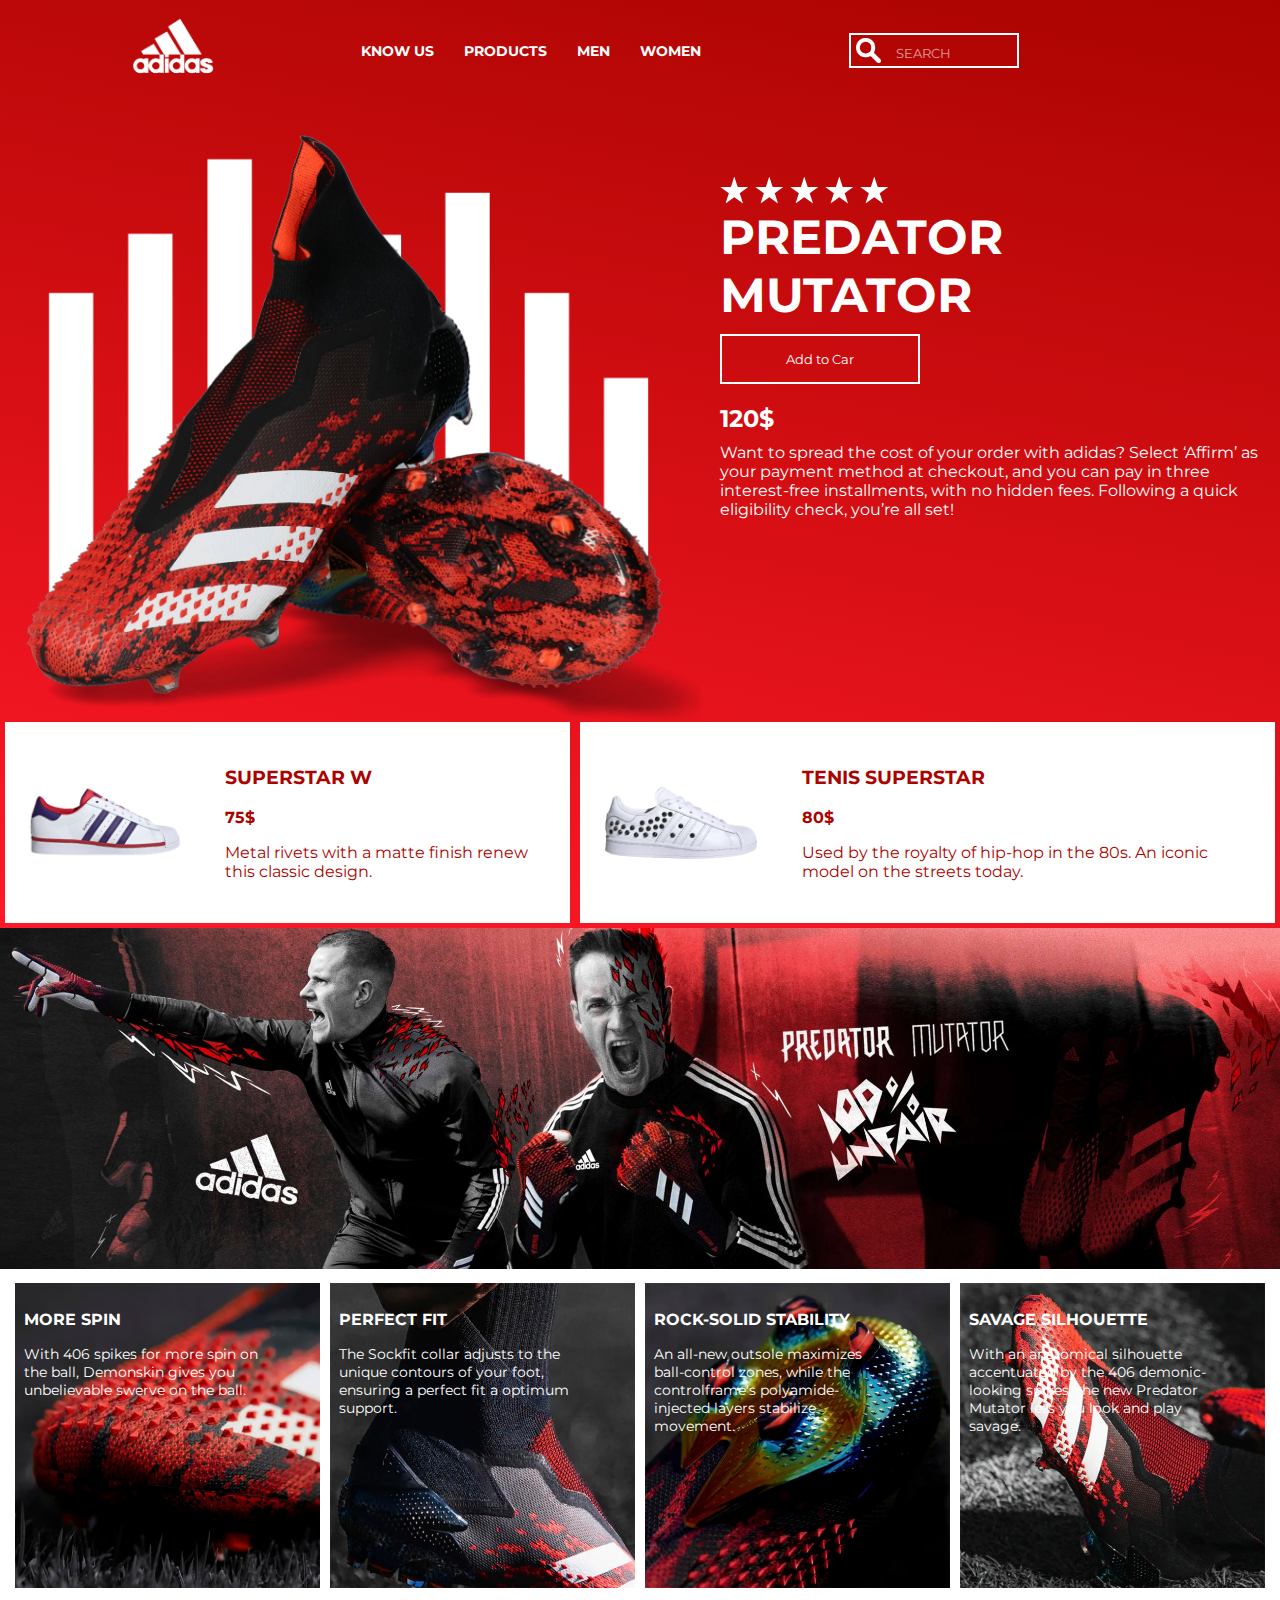
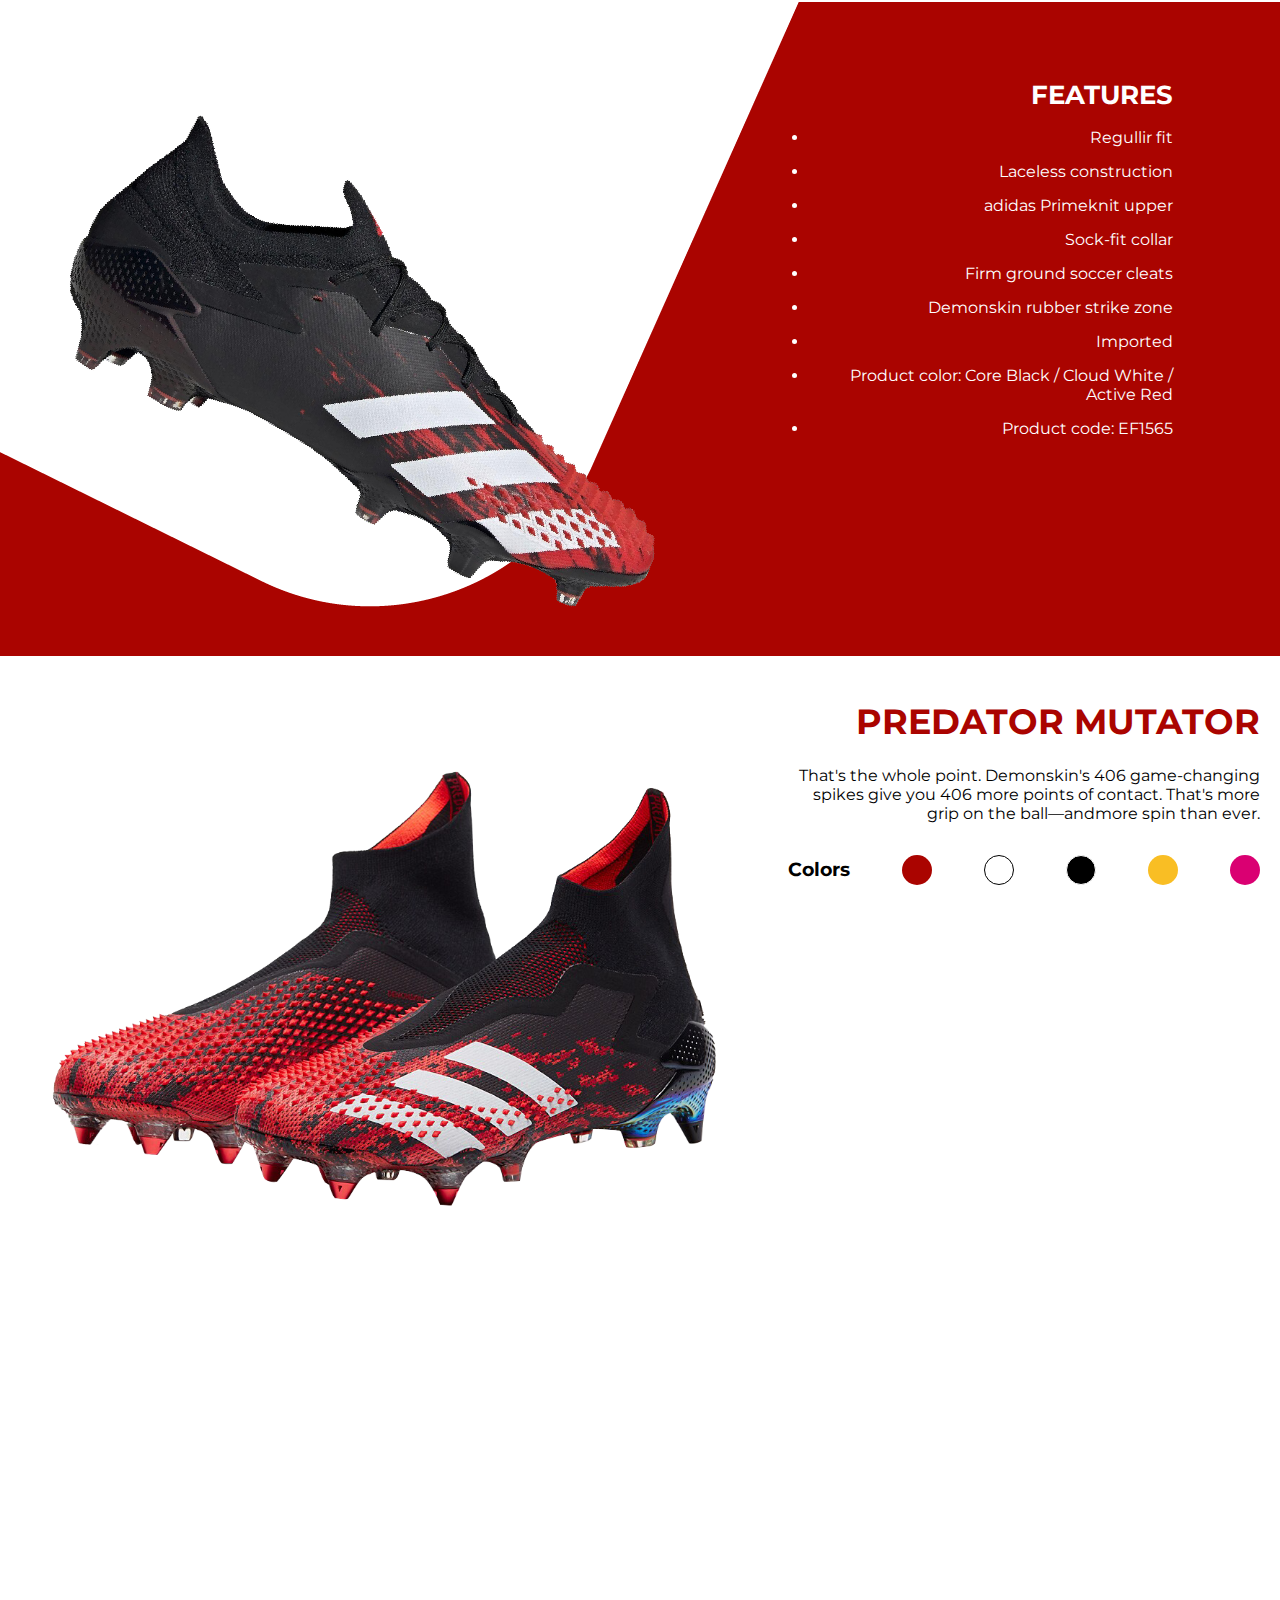
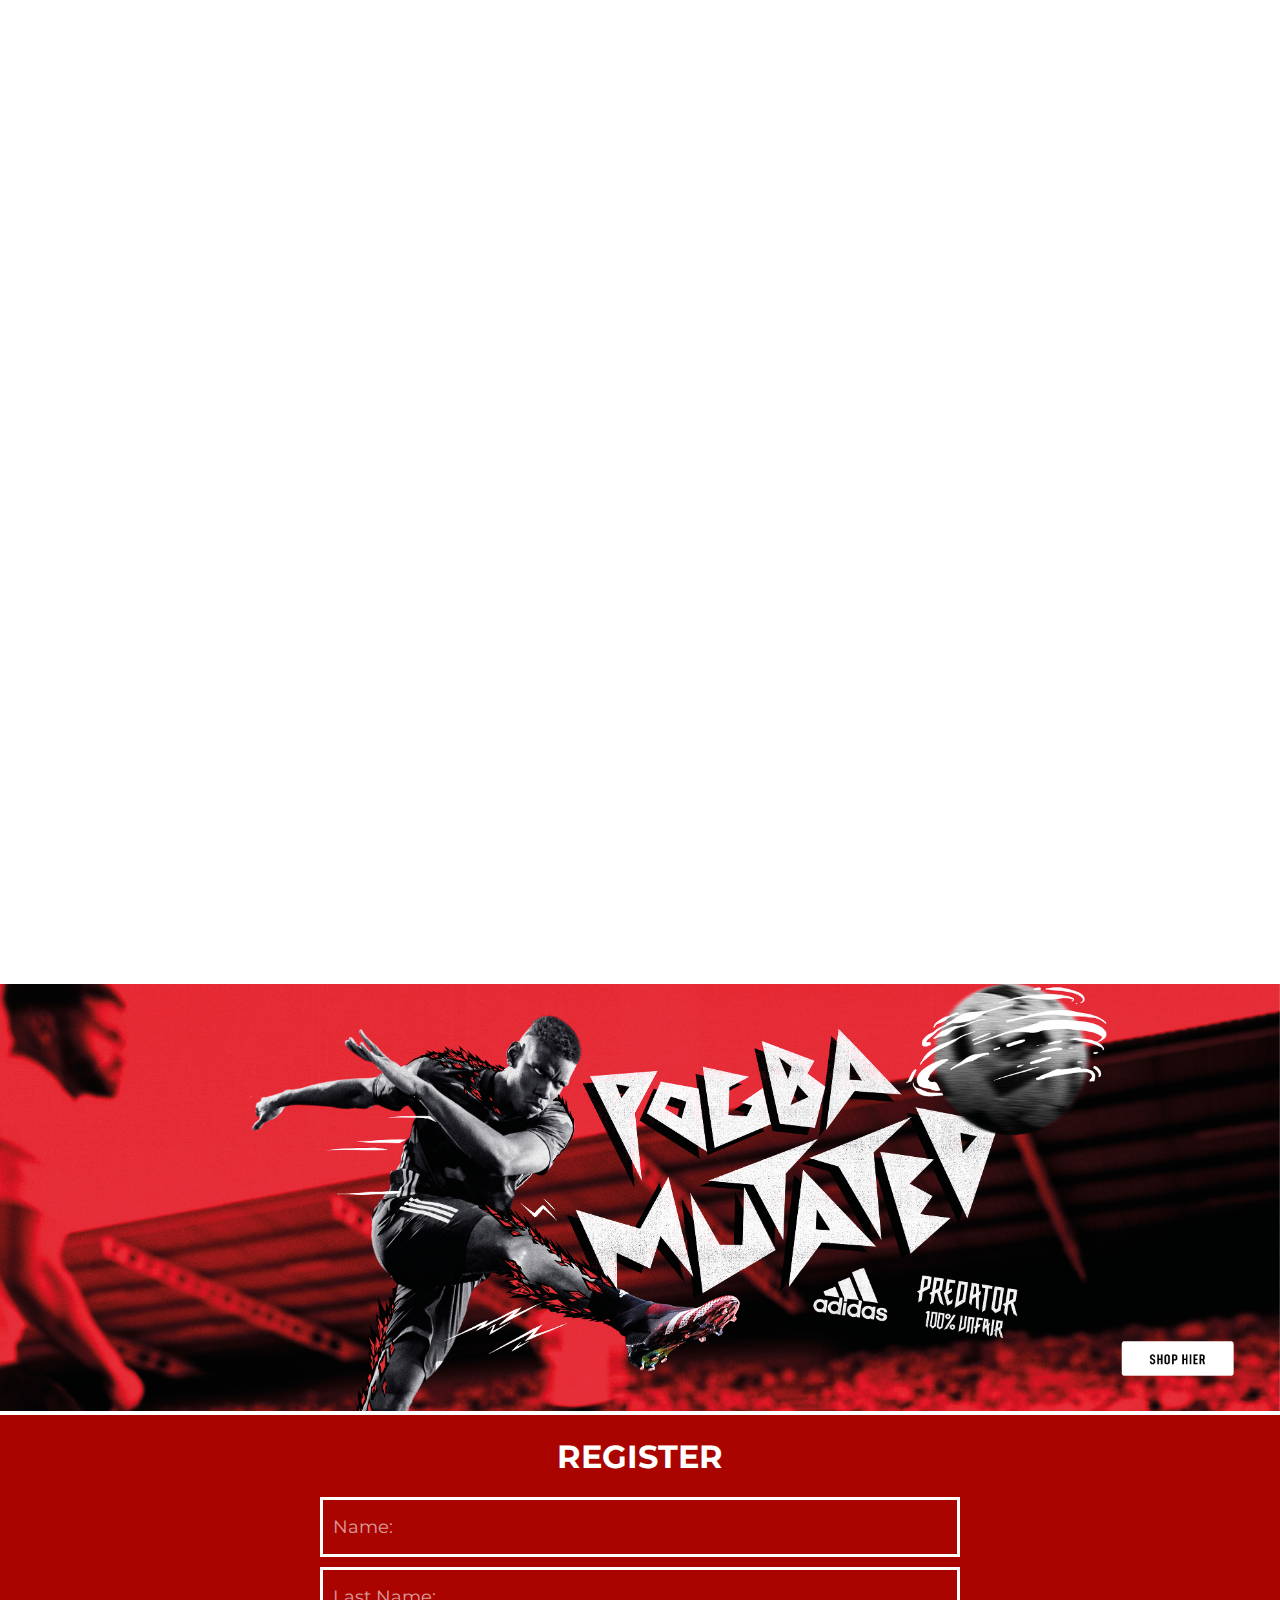
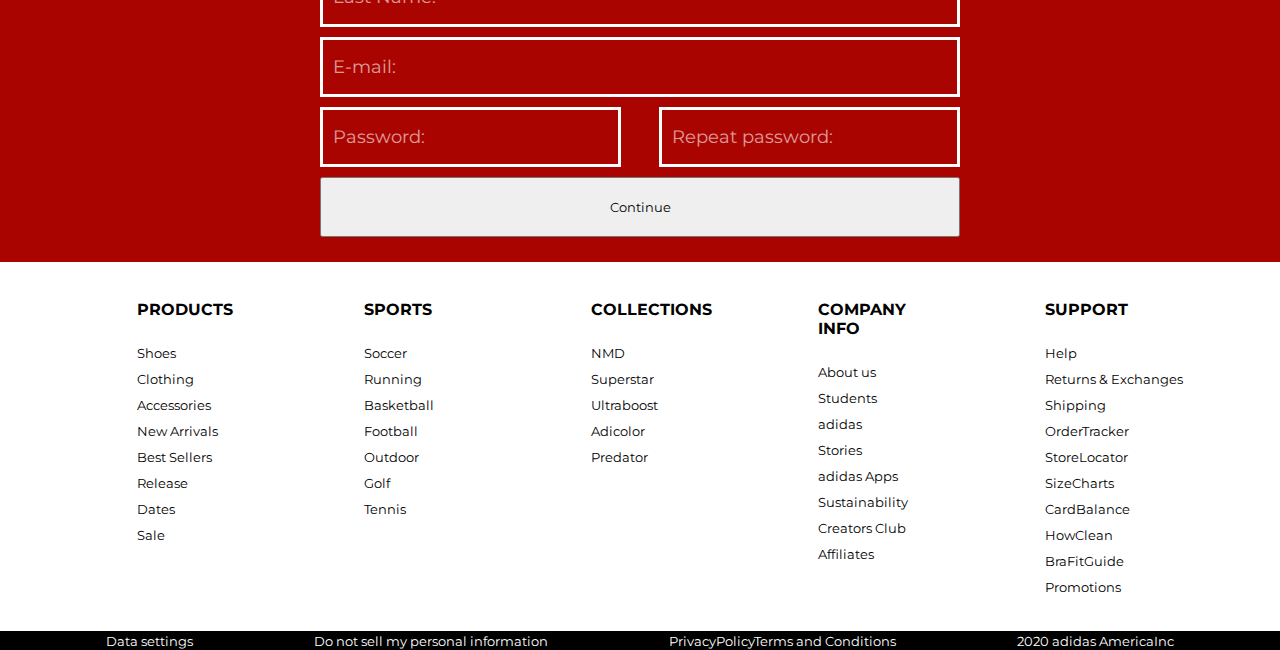
<file: index.html>
<!DOCTYPE html>
<html lang="en">

<head>
    <meta charset="UTF-8">
    <meta name="viewport" content="width=device-width, initial-scale=1.0">
    <title>Adidas</title>
    <link rel="stylesheet" href="./styles/main.css">
    <link rel="shortcut icon" href="./src/favicon.jpg">
    <link href="https://fonts.googleapis.com/css?family=Montserrat:600,700&display=swap" rel="stylesheet">
</head>

<body>

    <header class="menu">

        <div class="menu__container">
            <div class="container">
                <img class="menu__logo" src="./src/Adidas-Logo-White-PNG-715x715.png" alt="LogoAdidas">

                <button class="hamburguerbtn">
                    <span></span>
                    <span></span>
                    <span></span>
                </button>
                <nav class="mainnav">
                    <a class="mainnav__link" href="#"> <strong>KNOW US</strong> </a>
                    <a class="mainnav__link" href="#"> <strong>PRODUCTS</strong> </a>
                    <a class="mainnav__link" href="#"> <strong>MEN</strong> </a>
                    <a class="mainnav__link" href="#"> <strong>WOMEN</strong> </a>
                </nav>

            </div>

            <div class="searcher">
                <div class="searcher__container">
                    <img class="searcher__icon" src="./src/search-icon-white.png" alt="search">
                    <input class="searcher__search" placeholder="SEARCH" type="text" name="href" id="Bis">
                </div>

            </div>
        </div>


        <section class="bannershoe">
            <img class="bannershoe__myshoe" src="./src/e8e407421d5cba1d123b3c223e491a5d.png" alt="shoe">
            <img class="bannershoe__myshoe--black" src="./src/e8e407421d5cba1d123b3c223e491a5d(black).png" alt="shoe">
            <img class="bannershoe__myshoe--rose" src="./src/e8e407421d5cba1d123b3c223e491a5d(rose).png" alt="shoe">
            <img class="bannershoe__myshoe--white" src="./src/e8e407421d5cba1d123b3c223e491a5d(white).png" alt="shoe">
            <img class="bannershoe__myshoe--yellow" src="./src/e8e407421d5cba1d123b3c223e491a5d(Yellow).png" alt="shoe">


            <div class="bannershoe__texts">
                <img src="./src/stars.png" alt="stars">
                <h1>PREDATOR MUTATOR</h1>
                <button class="bannershoe__button">Add to Car</button>

                <h2>120$</h2>

                <span>Want to spread the cost of your order with adidas? Select ‘Affirm’ as your payment method at
                    checkout, and you can pay in three interest-free installments, with no hidden fees. Following a
                    quick eligibility check, you’re all set!
                </span>

            </div>

        </section>

        <article class="publicity">

            <span class="publicity__shoe">

                <img src="./src/publicity1.png" alt="shoe1.2">

                <span class="publicity__text">
                    <h3>SUPERSTAR W</h3>
                    <h4>75$</h4>
                    <p>Metal rivets with a matte finish renew this classic design.</p>
                </span>
            </span>

            <span class="publicity__shoe">
                <img src="./src/publicity2.png" alt="shoe2.2">

                <span class="publicity__text">
                    <h3>TENIS SUPERSTAR</h3>
                    <h4>80$</h4>
                    <p>Used by the royalty of hip-hop in the 80s. An iconic model on the streets today.</p>
                </span>
            </span>

        </article>

    </header>

    <div class="videos__images">
        <img src="./src/csm_adi_mutatorpack_HEADER_39effe5edb.jpg"
            alt="photo1">
    </div>

    <section class="containerAll">

        <div class="slides">

            <div class="slides__mask">

                <article class="slides__container">
                    <div class="slides__duotono">
                        <img src="./src/specific1.jpg" alt="specific1">
                        <div class="redColor"></div>
                    </div>

                    <span>
                        <h3>MORE SPIN</h3>
                        With 406 spikes for more
                        spin on the ball, Demonskin gives you unbelievable
                        swerve on the ball.
                    </span>
                </article>

                <article class="slides__container">

                    <div class="slides__duotono">
                        <img src="./src/specific2.jpg" alt="specific2">
                        <div class="redColor"></div>
                    </div>

                    <span>
                        <h3>PERFECT FIT</h3> The Sockfit collar adjusts
                        to the unique contours of your foot, ensuring a
                        perfect fit a optimum support.
                    </span>
                </article>

                <article class="slides__container">

                    <div class="slides__duotono">
                        <img src="./src/specific3.jpg" alt="specific3">
                        <div class="redColor"></div>
                    </div>

                    <span>
                        <h3>ROCK-SOLID STABILITY</h3>An all-new outsole maximizes
                        ball-control zones, while the controlframe's polyamide-injected layers stabilize movement.
                    </span>
                </article>

                <article class="slides__container">

                    <div class="slides__duotono">
                        <img src="./src/specific4.jpg" alt="specific4">
                        <div class="redColor"></div>
                    </div>

                    <span>
                        <h3>SAVAGE SILHOUETTE</h3>With an anatomical silhouette accentuated by
                        the 406 demonic-looking spikes, the new Predator Mutator lets you look and play savage.
                    </span>
                </article>
            </div>

            <div class="buttons__container">
                <button class="slider__btn slider__btn--left"></button>
                <button class="slider__btn slider__btn--right"></button>
            </div>

        </div>


    </section>

    <section class="characteristics">
        <img class="characteristics__shoe" src="./src/Recurso 9.png" alt="recurso">
        <img class="characteristics__shoe characteristics__shoe--white" src="./src/Recurso 9(white).png" alt="recurso">
        <img class="characteristics__shoe characteristics__shoe--yellow" src="./src/Recurso 9(yellow).png"
            alt="recurso">
        <img class="characteristics__shoe characteristics__shoe--black" src="./src/Recurso 9(black).png" alt="recurso">
        <img class="characteristics__shoe characteristics__shoe--rose" src="./src/Recurso 9(rose).png" alt="recurso">

        <span class="characteristics__texts">
            <h1>FEATURES</h1>

            <article class="characteristics__li">
                <li href="#">Regullir fit</li>
                <li href="#">Laceless construction</li>
                <li href="#">adidas Primeknit upper</li>
                <li href="#">Sock-fit collar</li>
                <li href="#">Firm ground soccer cleats</li>
                <li href="#">Demonskin rubber strike zone</li>
                <li href="#">Imported</li>
                <li href="#">Product color: Core Black / Cloud White / Active Red</li>
                <li href="#">Product code: EF1565</li>

            </article>

        </span>

    </section>

    <article class="changeColor">

        <section class="changeColor__container">
            <img class="changeColor__shoe" src="./src/paintershoe.png" alt="changeshoe">
            <img class="changeColor__shoe--yellow" src="./src/paintershoeYellow.png" alt="yellow">
            <img class="changeColor__shoe--black" src="./src/paintershoeBlack.png" alt="black">
            <img class="changeColor__shoe--white" src="./src/paintershoeWhite.png" alt="white">
            <img class="changeColor__shoe--rose" src="./src/paintershoeRose.png" alt="rose">

            <span class="changeColor__texts">
                <h1>PREDATOR MUTATOR</h1>
                <p>That's the whole point. Demonskin's
                    406 game-changing spikes
                    give you 406 more points of contact.
                    That's more grip on the
                    ball—andmore spin than ever.</p>

                <span class="changeColor__edits">

                    <div class="buttons">
                        <h3>Colors</h3>

                        <button class="buttons--red" title="Red"></button>
                        <button class="buttons--white" title="White"></button>
                        <button class="buttons--black" title="Black"></button>
                        <button class="buttons--yellow" title="Yellow"></button>
                        <button class="buttons--rose" title="Rose"></button>
                    </div>

                </span>
            </span>

        </section>

    </article>

    <section class="videos">

        <div class="myvideos">
            <iframe src="https://www.youtube.com/embed/KxTwv00g3JA" frameborder="0"
                allow="accelerometer; autoplay; encrypted-media; gyroscope; picture-in-picture" allowfullscreen>
            </iframe>
            <iframe src="https://www.youtube.com/embed/JJjgahtz6N4" frameborder="0"
                allow="accelerometer; autoplay; encrypted-media; gyroscope; picture-in-picture" allowfullscreen>
            </iframe>
        </div>

        <div class="videos__images">
            <img src="./src/m2_vd_homebanner_1903x635_pogba_mutator_predator_rev1 (1).jpg"
                alt="">
        </div>

    </section>

    <article class="register">
        <h1>REGISTER</h1>

        <div class="register__container">
            <input type="text" placeholder="Name:" class="register__camps">
            <input type="text" placeholder="Last Name:" class="register__camps">
            <input type="text" placeholder="E-mail:" class="register__camps">
            <div class="register__other">
                <input type="password" placeholder="Password:" class="register__camps">
                <input type="password" placeholder="Repeat password:" class="register__camps">
            </div>
            <button class="register__button">Continue</button>
        </div>

    </article>

    <section class="social">
        <ul class="social__products">
            <h4>PRODUCTS</h4>
            <li><a href="">Shoes</a></li>
            <li><a href="">Clothing</a></li>
            <li><a href="">Accessories</a></li>
            <li></li>
            <li><a href="">New Arrivals</a></li>
            <li><a href="">Best Sellers</a></li>
            <li><a href="">Release Dates</a></li>
            <li><a href="">Sale</a></li>
        </ul>

        <ul class="social__products">
            <h4>SPORTS</h4>
            <li><a href="">Soccer</a></li>
            <li><a href="">Running</a></li>
            <li><a href="">Basketball</a></li>
            <li><a href="">Football</a></li>
            <li><a href="">Outdoor</a></li>
            <li><a href="">Golf</a></li>
            <li><a href="">Tennis</a></li>
        </ul>

        <ul class="social__products">
            <h4>COLLECTIONS</h4>
            <li><a href="">NMD</a></li>
            <li><a href="">Superstar</a></li>
            <li><a href="">Ultraboost</a></li>
            <li><a href="">Adicolor</a></li>
            <li><a href="">Predator</a></li>
        </ul>

        <ul class="social__products">
            <h4>COMPANY INFO</h4>
            <li><a href="">About us</a></li>
            <li><a href="">Students</a></li>
            <li><a href="">adidas Stories</a></li>
            <li><a href="">adidas Apps</a></li>
            <li><a href="">Sustainability</a></li>
            <li><a href="">Creators Club</a></li>
            <li><a href="">Affiliates</a></li>
        </ul>

        <ul class="social__support">
            <h4>SUPPORT</h4>
            <li><a href="">Help</a></li>
            <li><a href="">Returns & Exchanges</a></li>
            <li><a href="">Shipping</a></li>
            <li><a href="">OrderTracker</a></li>
            <li><a href="">StoreLocator</a></li>
            <li><a href="">SizeCharts</a></li>
            <li><a href="">CardBalance</a></li>
            <li><a href="">HowClean</a></li>
            <li><a href="">BraFitGuide</a></li>
            <li><a href="">Promotions</a></li>
        </ul>
    </section>

    <section class="modal">
        <div class="modal__panel">
            <p>Revisa tu página. Puede que algo haya cambiado.
            </p>
            <button class="modal__btn modalclose">x</button>
        </div>
    </section>

    <footer class="footer">
        <ul>
            <li><a href="">Data settings</a></li>
            <li><a href="">Do not sell my personal information</a></li>
            <li><a href="">PrivacyPolicyTerms and Conditions</a></li>
            <li><a href="">2020 adidas AmericaInc</a></li>

        </ul>
    </footer>

    <script src="./scripts/hambur.js"></script>
    <script src="./scripts/changeColor.js"></script>
    <script src="./scripts/changeImg.js"></script>
    <script src="./scripts/modal.js"></script>

</body>

</html>
</file>
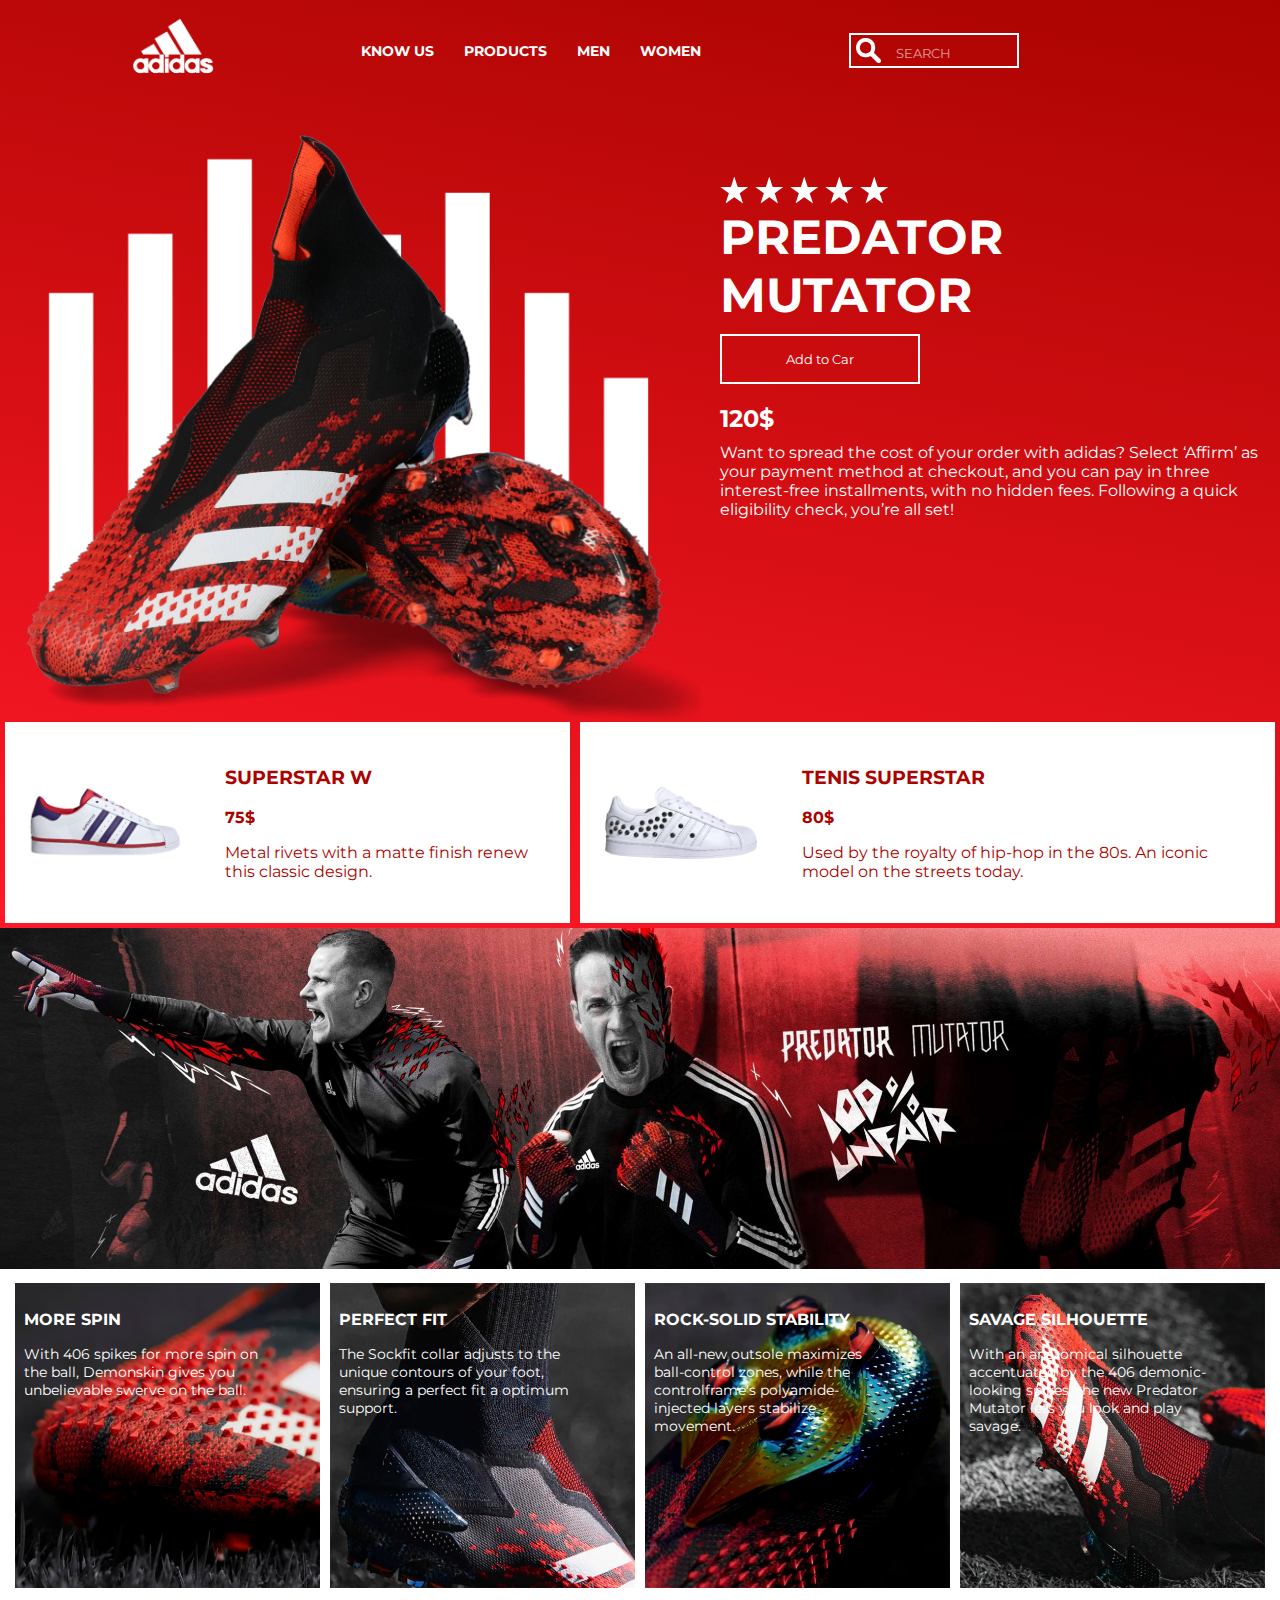
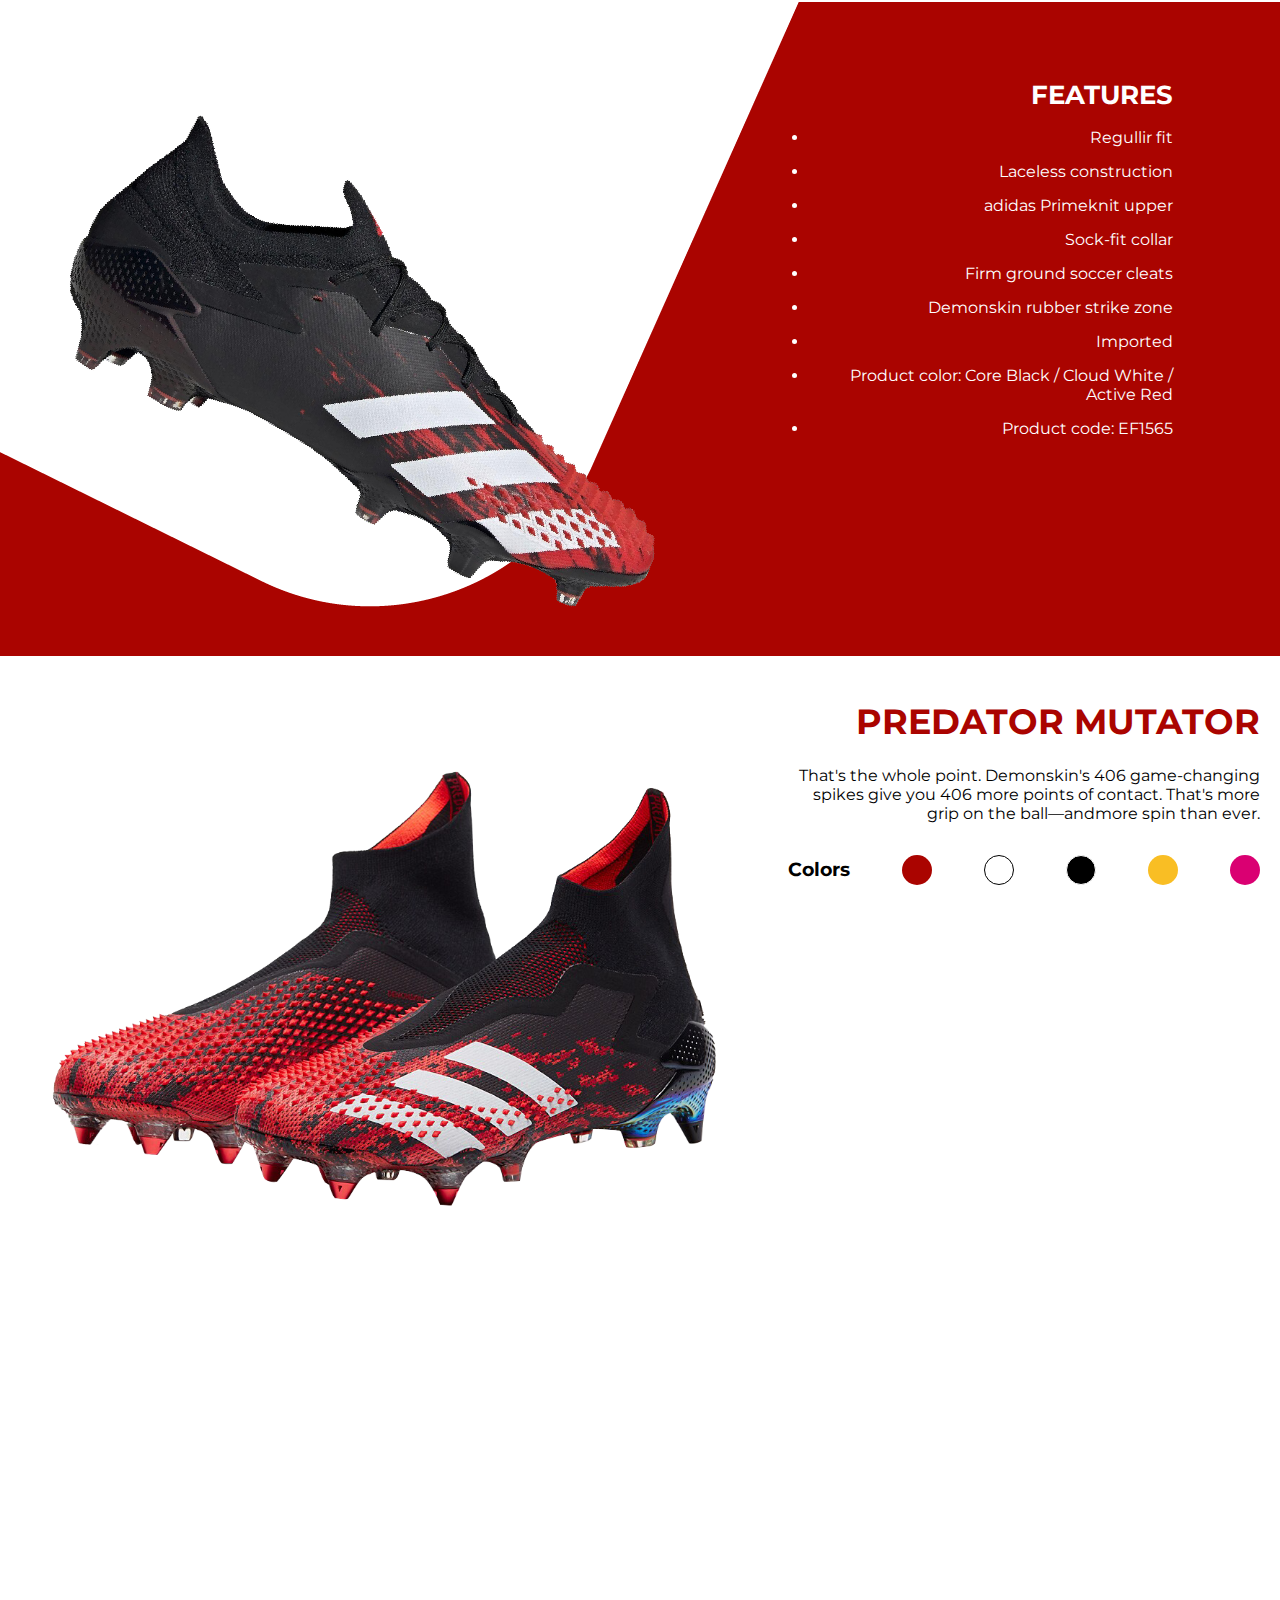
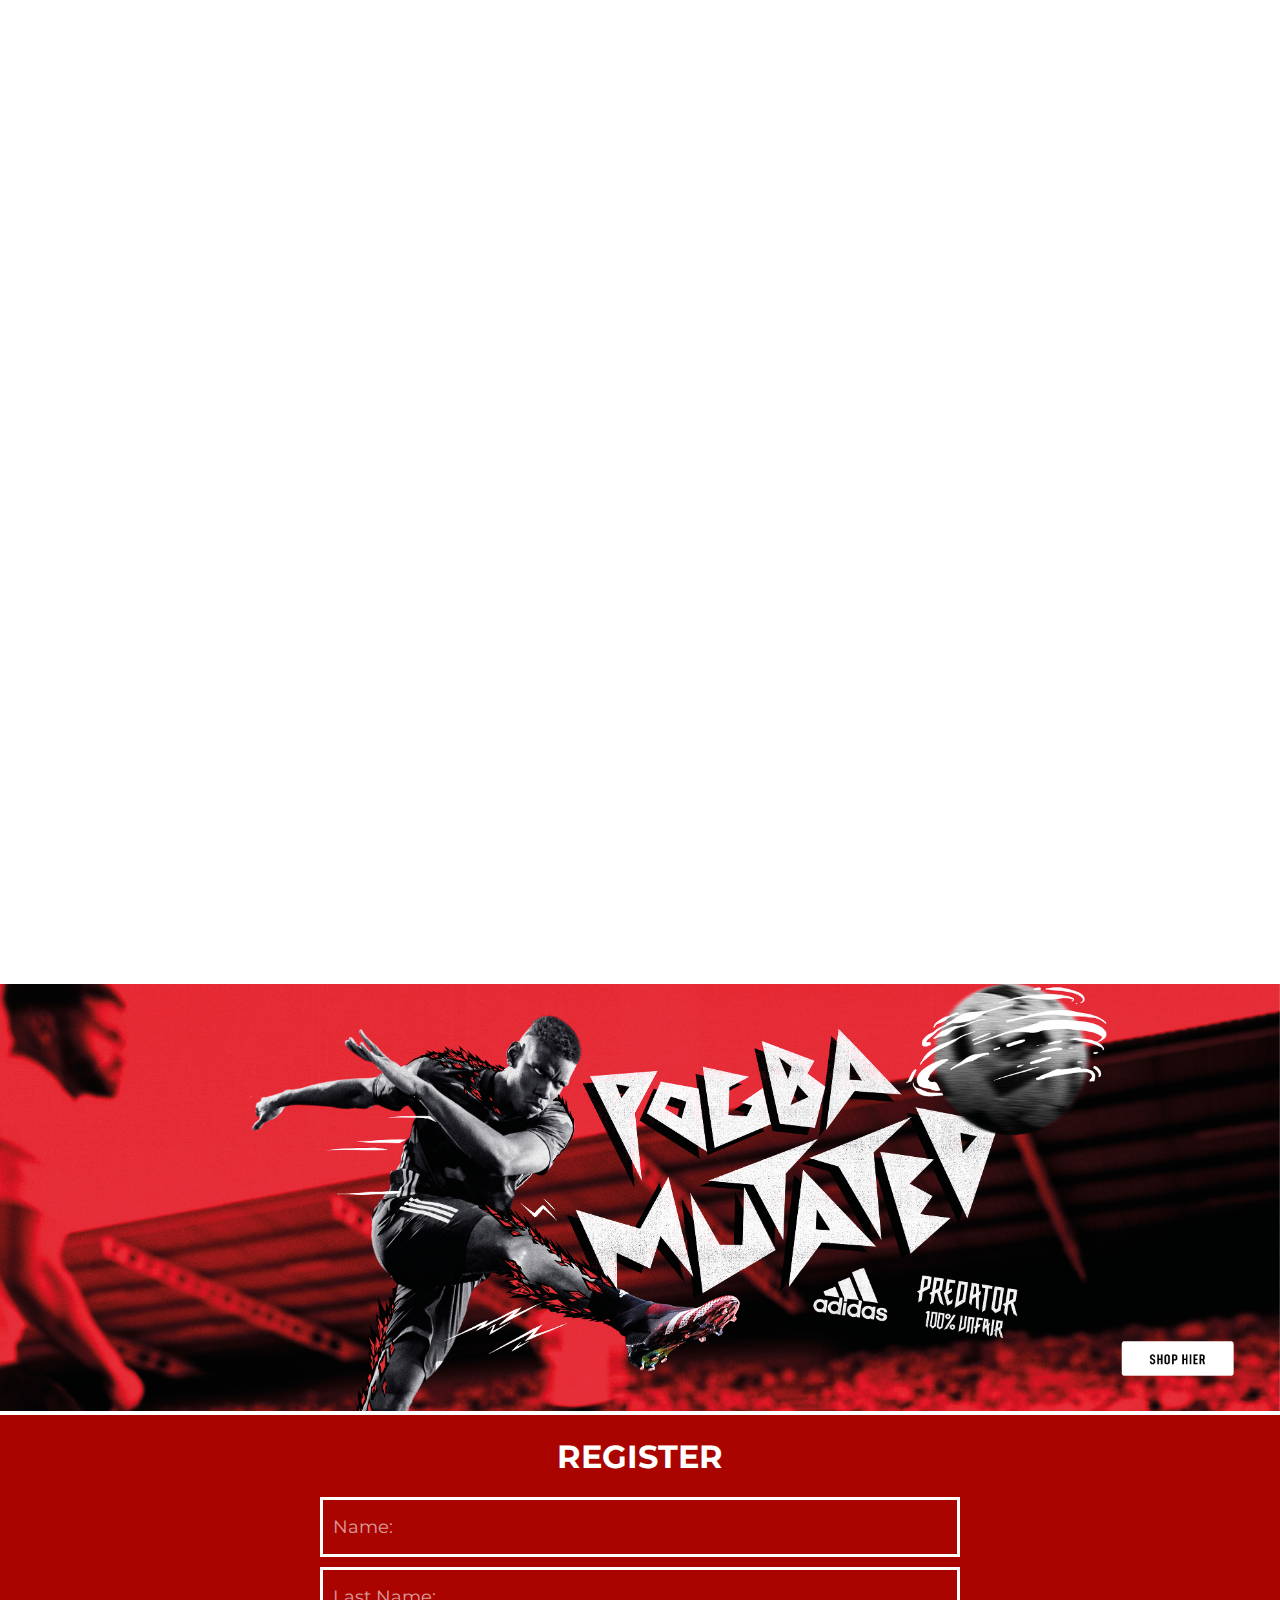
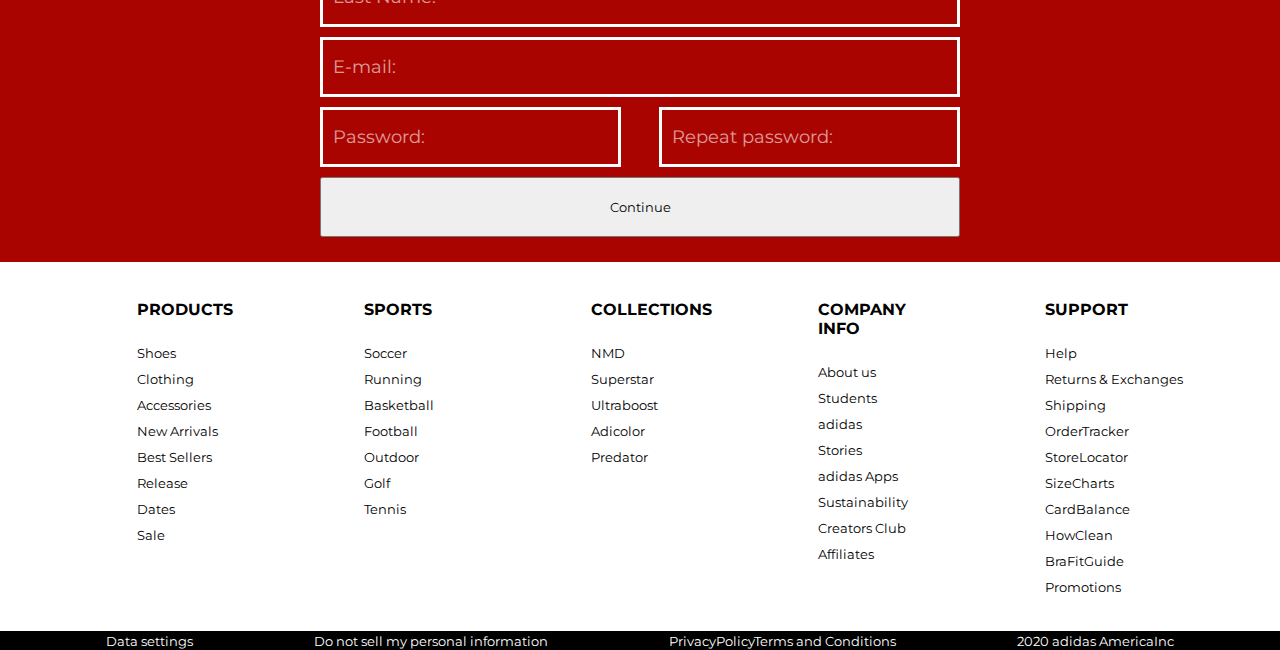
<file: code/index.html>
<!DOCTYPE html>
<html lang="en">

<head>
    <meta charset="UTF-8">
    <meta name="viewport" content="width=device-width, initial-scale=1.0">
    <title>Adidas</title>
    <link rel="stylesheet" href="./styles/main.css">
    
    <link href="https://fonts.googleapis.com/css?family=Montserrat:600,700&display=swap" rel="stylesheet">
</head>

<body>

    <header class="menu">

        <div class="menu__container">
            <div class="container">
                <img class="menu__logo" src="./src/Adidas-Logo-White-PNG-715x715.png" alt="LogoAdidas">

                <button class="hamburguerbtn">
                    <span></span>
                    <span></span>
                    <span></span>
                </button>
                <nav class="mainnav">
                    <a class="mainnav__link" href="#"> <strong>KNOW US</strong> </a>
                    <a class="mainnav__link" href="#"> <strong>PRODUCTS</strong> </a>
                    <a class="mainnav__link" href="#"> <strong>MEN</strong> </a>
                    <a class="mainnav__link" href="#"> <strong>WOMEN</strong> </a>
                </nav>

            </div>

            <div class="searcher">
                <div class="searcher__container">
                    <img class="searcher__icon" src="./src/search-icon-white.png" alt="search">
                    <input class="searcher__search" placeholder="SEARCH" type="text" name="href" id="Bis">
                </div>

            </div>
        </div>


        <section class="bannershoe">
            <img class="bannershoe__myshoe" src="./src/e8e407421d5cba1d123b3c223e491a5d.png" alt="shoe">
            <img class="bannershoe__myshoe--black" src="./src/e8e407421d5cba1d123b3c223e491a5d(black).png" alt="shoe">
            <img class="bannershoe__myshoe--rose" src="./src/e8e407421d5cba1d123b3c223e491a5d(rose).png" alt="shoe">
            <img class="bannershoe__myshoe--white" src="./src/e8e407421d5cba1d123b3c223e491a5d(white).png" alt="shoe">
            <img class="bannershoe__myshoe--yellow" src="./src/e8e407421d5cba1d123b3c223e491a5d(Yellow).png" alt="shoe">


            <div class="bannershoe__texts">
                <img src="./src/stars.png" alt="stars">
                <h1>PREDATOR MUTATOR</h1>
                <button class="bannershoe__button">Add to Car</button>

                <h2>120$</h2>

                <span>Want to spread the cost of your order with adidas? Select ‘Affirm’ as your payment method at
                    checkout, and you can pay in three interest-free installments, with no hidden fees. Following a
                    quick eligibility check, you’re all set!
                </span>

            </div>

        </section>

        <article class="publicity">

            <span class="publicity__shoe">

                <img src="./src/publicity1.png" alt="shoe1.2">

                <span class="publicity__text">
                    <h3>SUPERSTAR W</h3>
                    <h4>75$</h4>
                    <p>Metal rivets with a matte finish renew this classic design.</p>
                </span>
            </span>

            <span class="publicity__shoe">
                <img src="./src/publicity2.png" alt="shoe2.2">

                <span class="publicity__text">
                    <h3>TENIS SUPERSTAR</h3>
                    <h4>80$</h4>
                    <p>Used by the royalty of hip-hop in the 80s. An iconic model on the streets today.</p>
                </span>
            </span>

        </article>

    </header>

    <div class="videos__images">
        <img src="./src/csm_adi_mutatorpack_HEADER_39effe5edb.jpg"
            alt="photo1">
    </div>

    <section class="containerAll">

        <div class="slides">

            <div class="slides__mask">

                <article class="slides__container">
                    <div class="slides__duotono">
                        <img src="./src/specific1.jpg" alt="specific1">
                        <div class="redColor"></div>
                    </div>

                    <span>
                        <h3>MORE SPIN</h3>
                        With 406 spikes for more
                        spin on the ball, Demonskin gives you unbelievable
                        swerve on the ball.
                    </span>
                </article>

                <article class="slides__container">

                    <div class="slides__duotono">
                        <img src="./src/specific2.jpg" alt="specific2">
                        <div class="redColor"></div>
                    </div>

                    <span>
                        <h3>PERFECT FIT</h3> The Sockfit collar adjusts
                        to the unique contours of your foot, ensuring a
                        perfect fit a optimum support.
                    </span>
                </article>

                <article class="slides__container">

                    <div class="slides__duotono">
                        <img src="./src/specific3.jpg" alt="specific3">
                        <div class="redColor"></div>
                    </div>

                    <span>
                        <h3>ROCK-SOLID STABILITY</h3>An all-new outsole maximizes
                        ball-control zones, while the controlframe's polyamide-injected layers stabilize movement.
                    </span>
                </article>

                <article class="slides__container">

                    <div class="slides__duotono">
                        <img src="./src/specific4.jpg" alt="specific4">
                        <div class="redColor"></div>
                    </div>

                    <span>
                        <h3>SAVAGE SILHOUETTE</h3>With an anatomical silhouette accentuated by
                        the 406 demonic-looking spikes, the new Predator Mutator lets you look and play savage.
                    </span>
                </article>
            </div>

            <div class="buttons__container">
                <button class="slider__btn slider__btn--left"></button>
                <button class="slider__btn slider__btn--right"></button>
            </div>

        </div>


    </section>

    <section class="characteristics">
        <img class="characteristics__shoe" src="./src/Recurso 9.png" alt="recurso">
        <img class="characteristics__shoe characteristics__shoe--white" src="./src/Recurso 9(white).png" alt="recurso">
        <img class="characteristics__shoe characteristics__shoe--yellow" src="./src/Recurso 9(yellow).png"
            alt="recurso">
        <img class="characteristics__shoe characteristics__shoe--black" src="./src/Recurso 9(black).png" alt="recurso">
        <img class="characteristics__shoe characteristics__shoe--rose" src="./src/Recurso 9(rose).png" alt="recurso">

        <span class="characteristics__texts">
            <h1>FEATURES</h1>

            <article class="characteristics__li">
                <li href="#">Regullir fit</li>
                <li href="#">Laceless construction</li>
                <li href="#">adidas Primeknit upper</li>
                <li href="#">Sock-fit collar</li>
                <li href="#">Firm ground soccer cleats</li>
                <li href="#">Demonskin rubber strike zone</li>
                <li href="#">Imported</li>
                <li href="#">Product color: Core Black / Cloud White / Active Red</li>
                <li href="#">Product code: EF1565</li>

            </article>

        </span>

    </section>

    <article class="changeColor">

        <section class="changeColor__container">
            <img class="changeColor__shoe" src="./src/paintershoe.png" alt="changeshoe">
            <img class="changeColor__shoe--yellow" src="./src/paintershoeYellow.png" alt="yellow">
            <img class="changeColor__shoe--black" src="./src/paintershoeBlack.png" alt="black">
            <img class="changeColor__shoe--white" src="./src/paintershoeWhite.png" alt="white">
            <img class="changeColor__shoe--rose" src="./src/paintershoeRose.png" alt="rose">

            <span class="changeColor__texts">
                <h1>PREDATOR MUTATOR</h1>
                <p>That's the whole point. Demonskin's
                    406 game-changing spikes
                    give you 406 more points of contact.
                    That's more grip on the
                    ball—andmore spin than ever.</p>

                <span class="changeColor__edits">

                    <div class="buttons">
                        <h3>Colors</h3>

                        <button class="buttons--red" title="Red"></button>
                        <button class="buttons--white" title="White"></button>
                        <button class="buttons--black" title="Black"></button>
                        <button class="buttons--yellow" title="Yellow"></button>
                        <button class="buttons--rose" title="Rose"></button>
                    </div>

                </span>
            </span>

        </section>

    </article>

    <section class="videos">

        <div class="myvideos">
            <iframe src="https://www.youtube.com/embed/KxTwv00g3JA" frameborder="0"
                allow="accelerometer; autoplay; encrypted-media; gyroscope; picture-in-picture" allowfullscreen>
            </iframe>
            <iframe src="https://www.youtube.com/embed/JJjgahtz6N4" frameborder="0"
                allow="accelerometer; autoplay; encrypted-media; gyroscope; picture-in-picture" allowfullscreen>
            </iframe>
        </div>

        <div class="videos__images">
            <img src="./src/m2_vd_homebanner_1903x635_pogba_mutator_predator_rev1 (1).jpg"
                alt="">
        </div>

    </section>

    <article class="register">
        <h1>REGISTER</h1>

        <div class="register__container">
            <input type="text" placeholder="Name:" class="register__camps">
            <input type="text" placeholder="Last Name:" class="register__camps">
            <input type="text" placeholder="E-mail:" class="register__camps">
            <div class="register__other">
                <input type="password" placeholder="Password:" class="register__camps">
                <input type="password" placeholder="Repeat password:" class="register__camps">
            </div>
            <button class="register__button">Continue</button>
        </div>

    </article>

    <section class="social">
        <ul class="social__products">
            <h4>PRODUCTS</h4>
            <li><a href="">Shoes</a></li>
            <li><a href="">Clothing</a></li>
            <li><a href="">Accessories</a></li>
            <li></li>
            <li><a href="">New Arrivals</a></li>
            <li><a href="">Best Sellers</a></li>
            <li><a href="">Release Dates</a></li>
            <li><a href="">Sale</a></li>
        </ul>

        <ul class="social__products">
            <h4>SPORTS</h4>
            <li><a href="">Soccer</a></li>
            <li><a href="">Running</a></li>
            <li><a href="">Basketball</a></li>
            <li><a href="">Football</a></li>
            <li><a href="">Outdoor</a></li>
            <li><a href="">Golf</a></li>
            <li><a href="">Tennis</a></li>
        </ul>

        <ul class="social__products">
            <h4>COLLECTIONS</h4>
            <li><a href="">NMD</a></li>
            <li><a href="">Superstar</a></li>
            <li><a href="">Ultraboost</a></li>
            <li><a href="">Adicolor</a></li>
            <li><a href="">Predator</a></li>
        </ul>

        <ul class="social__products">
            <h4>COMPANY INFO</h4>
            <li><a href="">About us</a></li>
            <li><a href="">Students</a></li>
            <li><a href="">adidas Stories</a></li>
            <li><a href="">adidas Apps</a></li>
            <li><a href="">Sustainability</a></li>
            <li><a href="">Creators Club</a></li>
            <li><a href="">Affiliates</a></li>
        </ul>

        <ul class="social__support">
            <h4>SUPPORT</h4>
            <li><a href="">Help</a></li>
            <li><a href="">Returns & Exchanges</a></li>
            <li><a href="">Shipping</a></li>
            <li><a href="">OrderTracker</a></li>
            <li><a href="">StoreLocator</a></li>
            <li><a href="">SizeCharts</a></li>
            <li><a href="">CardBalance</a></li>
            <li><a href="">HowClean</a></li>
            <li><a href="">BraFitGuide</a></li>
            <li><a href="">Promotions</a></li>
        </ul>
    </section>

    <section class="modal">
        <div class="modal__panel">
            <p>Revisa tu página. Puede que algo haya cambiado.
            </p>
            <button class="modal__btn modalclose">x</button>
        </div>
    </section>

    <footer class="footer">
        <ul>
            <li><a href="">Data settings</a></li>
            <li><a href="">Do not sell my personal information</a></li>
            <li><a href="">PrivacyPolicyTerms and Conditions</a></li>
            <li><a href="">2020 adidas AmericaInc</a></li>

        </ul>
    </footer>

    <script src="./scripts/hambur.js"></script>
    <script src="./scripts/changeColor.js"></script>
    <script src="./scripts/changeImg.js"></script>
    <script src="./scripts/modal.js"></script>

</body>

</html>
</file>
<file: styles/main.css>
* {
  -webkit-box-sizing: border-box;
          box-sizing: border-box;
}

body,
html {
  margin: 0;
  font-size: 16px;
  font-family: "Montserrat", sans-serif;
}

.bannershoe {
  display: -webkit-box;
  display: -ms-flexbox;
  display: flex;
  color: white;
}

.bannershoe__texts {
  /*background: aqua; */
  margin: 55px 0px 0px 0px;
  padding: 20px;
  width: 600px;
}

.bannershoe__myshoe {
  display: -webkit-box;
  display: -ms-flexbox;
  display: flex;
  min-width: 300px;
  max-width: 700px;
  width: 100%;
  top: 55px;
}

.bannershoe__myshoe--black {
  display: none;
  min-width: 300px;
  max-width: 700px;
  width: 100%;
  top: 55px;
}

.bannershoe__myshoe--white {
  display: none;
  min-width: 300px;
  max-width: 700px;
  width: 100%;
  top: 55px;
}

.bannershoe__myshoe--yellow {
  display: none;
  min-width: 300px;
  max-width: 700px;
  width: 100%;
  top: 55px;
}

.bannershoe__myshoe--rose {
  display: none;
  min-width: 300px;
  max-width: 700px;
  width: 100%;
  top: 55px;
}

.bannershoe h1 {
  font-size: 3em;
  margin: 0;
  /*margin: 100px 0px 0px 0px; */
}

.bannershoe h2 {
  margin: 10px 0;
}

.bannershoe__button {
  font-family: "Montserrat", sans-serif;
  font-size: 13px;
  width: 200px;
  height: 50px;
  background: none;
  border: solid white 2px;
  outline: none;
  color: white;
  margin: 10px 0px;
}

.bannershoe__button:hover {
  background: black;
  color: white;
  border: none;
}

.bannershoe__texts--white {
  color: #aa0400;
}

.bannershoe__button--white {
  background: #aa0400;
}

.bannershoe__button--yellow {
  background: #f9be24;
}

.bannershoe__button--rose {
  background: #da0072;
}

.publicity {
  display: -webkit-box;
  display: -ms-flexbox;
  display: flex;
  margin-top: -55px;
  color: #aa0400;
}

.publicity__shoe {
  display: -webkit-box;
  display: -ms-flexbox;
  display: flex;
  background: white;
  width: auto;
  -webkit-box-align: center;
      -ms-flex-align: center;
          align-items: center;
  -webkit-box-pack: center;
      -ms-flex-pack: center;
          justify-content: center;
  margin: 5px;
}

.publicity__shoe:hover {
  background: black;
  color: white;
}

.publicity__text {
  margin: 0px 20px;
}

.publicity__text--yellow {
  color: #f9be24;
}

.publicity__text--rose {
  color: #da0072;
}

.publicity h2 {
  margin: 0;
}

.publicity img {
  min-width: 50px;
  width: 280px;
  -webkit-box-pack: center;
      -ms-flex-pack: center;
          justify-content: center;
}

.publicity h4 {
  margin: 0;
}

.publicity__shoe--black {
  background: #aa0400;
  color: black;
}

.publicity__shoe--black:hover {
  background: white;
}

.publicity__shoe--black:hover span {
  background: none;
  color: #aa0400;
}

.publicity__shoe--white {
  background: #aa0400;
  color: white;
}

.publicity__shoe--white:hover {
  background: black;
}

@media (max-width: 930px) {
  .bannershoe {
    -ms-flex-wrap: wrap;
        flex-wrap: wrap;
    -webkit-box-orient: horizontal;
    -webkit-box-direction: normal;
        -ms-flex-direction: row;
            flex-direction: row;
    -webkit-box-pack: center;
        -ms-flex-pack: center;
            justify-content: center;
  }
  .bannershoe__texts {
    margin: 0px;
    width: 100%;
  }
  .publicity__shoe {
    -ms-flex-wrap: wrap;
        flex-wrap: wrap;
    margin-top: 65px;
  }
}

.mainnav {
  display: -webkit-box;
  display: -ms-flexbox;
  display: flex;
  padding: 10px;
  margin: 0px 20px;
}

.mainnav--mobile {
  position: absolute;
  display: -webkit-box !important;
  display: -ms-flexbox !important;
  display: flex !important;
  -webkit-box-orient: vertical;
  -webkit-box-direction: normal;
      -ms-flex-direction: column;
          flex-direction: column;
  background: black;
  top: 68px;
  left: -30px;
  width: 50%;
}

.mainnav__link {
  padding: 5px 7px;
}

.mainnav__search {
  margin-left: auto;
}

.mainnav a {
  text-decoration: none;
  color: white;
  margin: 0px 8px;
}

.mainnav a:hover {
  background: black;
}

@media (max-width: 930px) {
  .mainnav {
    display: none;
  }
  .mainnav a:hover {
    background: #aa0400;
  }
  .mainnav .mainnav--yellow {
    background: black;
  }
  .mainnav .mainnav--rose {
    background: black;
  }
}

.mainnav--white {
  background: #aa0400;
}

.hamburguerbtn {
  background: none;
  width: 50px;
  height: 41px;
  display: none;
  -webkit-box-orient: vertical;
  -webkit-box-direction: normal;
      -ms-flex-direction: column;
          flex-direction: column;
  padding: 10px;
  -webkit-box-pack: justify;
      -ms-flex-pack: justify;
          justify-content: space-between;
  border: none;
  -webkit-box-align: stretch;
      -ms-flex-align: stretch;
          align-items: stretch;
  outline: none;
}

.hamburguerbtn span {
  height: 3px;
  width: 100%;
  background-color: white;
}

@media (max-width: 930px) {
  .hamburguerbtn {
    display: -webkit-box;
    display: -ms-flexbox;
    display: flex;
  }
}

.slides {
  display: -webkit-box;
  display: -ms-flexbox;
  display: flex;
  -webkit-box-orient: horizontal;
  -webkit-box-direction: normal;
      -ms-flex-direction: row;
          flex-direction: row;
  -ms-flex-pack: distribute;
      justify-content: space-around;
  margin: 10px 10px;
}

.slides input {
  display: none;
}

.slides img {
  position: relative;
  width: 100%;
}

.slides span {
  -webkit-box-align: center;
      -ms-flex-align: center;
          align-items: center;
  font-size: 14px;
  padding: 9px;
  color: white;
  width: 20%;
  position: absolute;
}

.slides__mask {
  display: -webkit-box;
  display: -ms-flexbox;
  display: flex;
  width: 100%;
}

.containerAll {
  display: -webkit-box;
  display: -ms-flexbox;
  display: flex;
}

.slides__duotono {
  position: relative;
  width: 100%;
  height: 98.7%;
}

.slides__duotono:hover .redColor {
  opacity: 60%;
}

.redColor {
  width: 100%;
  height: 100%;
  position: absolute;
  background: #aa0400;
  opacity: 0%;
  top: 0px;
}

.slides__container {
  display: -webkit-box;
  display: -ms-flexbox;
  display: flex;
  margin: 0px 5px;
}

.slider__btn {
  position: absolute;
  bottom: 30px;
  display: none;
  border-radius: 100px;
  height: 30px;
  -webkit-box-pack: space-evenly;
      -ms-flex-pack: space-evenly;
          justify-content: space-evenly;
  background: white;
  border: none;
  width: 30px;
  outline: none;
  cursor: pointer;
}

.slider__btn--left {
  left: 150px;
  margin-left: -30px;
}

.slider__btn--right {
  right: 150px;
  margin-right: -30px;
}

@media (max-width: 930px) {
  .slides {
    width: 100%;
    max-width: 500px;
    overflow: hidden;
    position: relative;
    margin: auto;
  }
  .slides span {
    width: 100%;
    font-size: 18px;
    -ms-flex-item-align: center;
        -ms-grid-row-align: center;
        align-self: center;
  }
  .slides__mask {
    display: -webkit-box;
    display: -ms-flexbox;
    display: flex;
  }
  .slides__container {
    width: 490px;
    -o-object-fit: cover;
       object-fit: cover;
    -ms-flex-negative: 0;
        flex-shrink: 0;
  }
  .slides__container img {
    width: 100%;
  }
  .slider__btn {
    display: -webkit-box;
    display: -ms-flexbox;
    display: flex;
  }
}

.characteristics {
  background: #aa0400;
  display: -webkit-box;
  display: -ms-flexbox;
  display: flex;
}

.characteristics__shoe {
  display: -webkit-box;
  display: -ms-flexbox;
  display: flex;
  position: relative;
  max-width: 70%;
  min-width: 30%;
  top: -1px;
}

.characteristics__shoe--white {
  display: none;
}

.characteristics__shoe--black {
  display: none;
}

.characteristics__shoe--yellow {
  display: none;
}

.characteristics__shoe--rose {
  display: none;
}

.characteristics h1 {
  font-size: 1.6em;
  color: white;
}

.characteristics span {
  text-align: right;
  padding: 10px;
  width: 30%;
}

.characteristics li {
  margin-bottom: 15px;
  color: white;
}

.characteristics__texts {
  width: 100%;
  margin-top: 50px;
}

.characteristics__texts2 {
  margin-top: 117px;
}

.characteristics--white {
  background: #aa0400;
}

.characteristics--black {
  background: black;
}

.characteristics--yellow {
  background: #f9be24;
}

.characteristics--rose {
  background: #da0072;
}

@media (max-width: 930px) {
  .characteristics__shoe {
    display: none !important;
  }
  .characteristics span {
    width: 100%;
    margin: 10px;
  }
  .characteristics__texts {
    margin-top: 0px;
  }
  .characteristics__li {
    text-align: right;
    -webkit-column-count: 2;
            column-count: 2;
    -webkit-column-gap: 3px;
            column-gap: 3px;
  }
}

.changeColor {
  display: -webkit-box;
  display: -ms-flexbox;
  display: flex;
  background: white;
}

.changeColor__shoe {
  width: 45%;
  position: relative;
  max-width: 70%;
  min-width: 60%;
  margin-top: -70px;
}

.changeColor__shoe--yellow {
  display: none;
  width: 45%;
  position: relative;
  max-width: 70%;
  min-width: 60%;
  margin-top: -70px;
}

.changeColor__shoe--rose {
  display: none;
  width: 45%;
  position: relative;
  max-width: 70%;
  min-width: 60%;
  margin-top: -70px;
}

.changeColor__shoe--black {
  display: none;
  width: 45%;
  position: relative;
  max-width: 70%;
  min-width: 60%;
  margin-top: -70px;
}

.changeColor__shoe--white {
  display: none;
  width: 45%;
  position: relative;
  max-width: 70%;
  min-width: 60%;
  margin-top: -70px;
}

.changeColor__container {
  display: -webkit-box;
  display: -ms-flexbox;
  display: flex;
}

.changeColor__edits .buttons {
  display: -webkit-box;
  display: -ms-flexbox;
  display: flex;
  -webkit-box-pack: justify;
      -ms-flex-pack: justify;
          justify-content: space-between;
  -webkit-box-align: center;
      -ms-flex-align: center;
          align-items: center;
}

.changeColor__edits .buttons button {
  cursor: pointer;
  width: 30px;
  height: 30px;
  border-radius: 100px;
  outline: none;
}

.changeColor__edits .buttons--red {
  display: -webkit-box;
  display: -ms-flexbox;
  display: flex;
  background-color: #aa0400;
  border: solid 0px;
}

.changeColor__edits .buttons--white {
  display: -webkit-box;
  display: -ms-flexbox;
  display: flex;
  background-color: white;
  border: solid black 1px;
}

.changeColor__edits .buttons--black {
  display: -webkit-box;
  display: -ms-flexbox;
  display: flex;
  background-color: black;
  border: solid white 1px;
}

.changeColor__edits .buttons--yellow {
  display: -webkit-box;
  display: -ms-flexbox;
  display: flex;
  background-color: #f9be24;
  border: solid 0px;
}

.changeColor__edits .buttons--rose {
  display: -webkit-box;
  display: -ms-flexbox;
  display: flex;
  background-color: #da0072;
  border: solid 0px;
}

.changeColor__texts {
  width: 50%;
  text-align: right;
  padding: 20px;
}

.changeColor__texts p {
  color: black;
}

.changeColor__texts h1 {
  color: #aa0400;
  font-size: 2.2rem;
}

.changeColor--black {
  background: black;
}

.changeColor--black .changeColor__texts p {
  color: white;
}

.changeColor--black .changeColor__texts h3 {
  color: white;
}

.changeColor--black .changeColor__texts button {
  color: white;
}

@media (max-width: 930px) {
  .changeColor__container {
    -ms-flex-wrap: wrap;
        flex-wrap: wrap;
    -webkit-box-pack: center;
        -ms-flex-pack: center;
            justify-content: center;
  }
  .changeColor__container img {
    -webkit-box-pack: center;
        -ms-flex-pack: center;
            justify-content: center;
  }
  .changeColor__texts {
    text-align: center;
    margin-top: -60px;
    width: 85%;
  }
}

.videos iframe {
  width: 100%;
  min-width: 10px;
  height: 600px;
  margin-bottom: 15px;
}

.videos__images {
  width: 100%;
}

.myvideos {
  display: -webkit-box;
  display: -ms-flexbox;
  display: flex;
  -ms-flex-wrap: wrap;
      flex-wrap: wrap;
  margin: auto;
  -webkit-box-pack: justify;
      -ms-flex-pack: justify;
          justify-content: space-between;
}

img {
  max-width: 100%;
  min-width: 10%;
}

@media (max-width: 930px) {
  .myvideos {
    display: none;
  }
}

.register {
  display: -webkit-box;
  display: -ms-flexbox;
  display: flex;
  text-align: center;
  background: #aa0400;
  width: 100%;
  color: white;
  margin: auto;
  -webkit-box-orient: vertical;
  -webkit-box-direction: normal;
      -ms-flex-direction: column;
          flex-direction: column;
}

.register__container {
  width: 100%;
  display: -webkit-box;
  display: -ms-flexbox;
  display: flex;
  -webkit-box-orient: vertical;
  -webkit-box-direction: normal;
      -ms-flex-direction: column;
          flex-direction: column;
  -webkit-box-align: center;
      -ms-flex-align: center;
          align-items: center;
  margin-bottom: 25px;
}

.register__camps {
  font-family: "Montserrat", sans-serif;
  margin-bottom: 10px;
  color: white;
  font-size: 18px;
  background: none;
  width: 50%;
  outline: none;
  height: 60px;
  padding: 0px 10px;
  border: solid white 3px;
}

.register__other {
  display: -webkit-box;
  display: -ms-flexbox;
  display: flex;
  width: 50%;
  -webkit-box-pack: justify;
      -ms-flex-pack: justify;
          justify-content: space-between;
}

.register__other input {
  display: -webkit-box;
  display: -ms-flexbox;
  display: flex;
  width: 47%;
}

.register .register__button {
  font-family: "Montserrat", sans-serif;
  width: 50%;
  height: 60px;
}

.register--white {
  background: white;
  color: black;
}

.register--white .register__camps {
  border: solid black 3px;
  color: black;
}

.register--white ::-webkit-input-placeholder {
  color: black;
}

.register--white :-ms-input-placeholder {
  color: black;
}

.register--white ::-ms-input-placeholder {
  color: black;
}

.register--white ::placeholder {
  color: black;
}

.register--black {
  background: black;
  color: white;
}

.register--black .register__camps {
  border: solid white 3px;
  color: white;
}

.register--yellow {
  background: #f9be24;
  color: white;
}

.register--yellow .register__camps {
  border: solid white 3px;
  color: white;
}

.register--rose {
  background: #da0072;
  color: white;
}

.register--rose .register__camps {
  border: solid white 3px;
  color: white;
}

.container {
  display: -webkit-box;
  display: -ms-flexbox;
  display: flex;
  -webkit-box-align: center;
      -ms-flex-align: center;
          align-items: center;
  width: 68%;
  -webkit-box-pack: space-evenly;
      -ms-flex-pack: space-evenly;
          justify-content: space-evenly;
  margin-left: 20px;
}

.menu {
  background: #aa0400;
  background: linear-gradient(191deg, #aa0400 0%, #ff1928 100%);
  width: 100%;
}

.menu__container {
  padding: 10px 10px;
  color: white;
  height: 0%;
  display: -webkit-box;
  display: -ms-flexbox;
  display: flex;
  -webkit-box-align: center;
      -ms-flex-align: center;
          align-items: center;
  -webkit-box-pack: justify;
      -ms-flex-pack: justify;
          justify-content: space-between;
  font-size: 14px;
}

.menu__logo {
  width: 50px;
}

.menu--black {
  background: black;
}

.menu--white {
  background: white;
}

.menu--yellow {
  background: #f9be24;
}

.menu--rose {
  background: #da0072;
}

.menu__container--black .mainnav a:hover {
  background: black;
}

.menu__container--white {
  background: #aa0400;
}

.menu__container--white .mainnav a:hover {
  background: black;
}

.menu__container--yellow {
  background: #f9be24;
}

.menu__container--yellow .mainnav a:hover {
  background: black;
}

.menu__container--rose {
  background: #da0072;
}

.menu__container--rose .mainnav a:hover {
  background: black;
}

.searcher {
  display: -webkit-box;
  display: -ms-flexbox;
  display: flex;
  width: 35%;
}

.searcher__container {
  width: 170px;
  height: 35px;
  border: 2px solid white;
}

.searcher__search {
  font-family: "Montserrat", sans-serif;
  max-width: 135px;
  min-width: 35px;
  height: 35px;
  background: transparent;
  padding: 12px 10px;
  border: none;
  color: white;
  outline: none;
  position: absolute;
}

.searcher__icon {
  width: 25px;
  height: 25px;
  margin: 3px 5px;
}

::-webkit-input-placeholder {
  color: white;
  opacity: 60%;
}

:-ms-input-placeholder {
  color: white;
  opacity: 60%;
}

::-ms-input-placeholder {
  color: white;
  opacity: 60%;
}

::placeholder {
  color: white;
  opacity: 60%;
}

@media (max-width: 930px) {
  .container {
    -ms-flex-pack: distribute;
        justify-content: space-around;
    -webkit-box-orient: horizontal;
    -webkit-box-direction: reverse;
        -ms-flex-direction: row-reverse;
            flex-direction: row-reverse;
    margin-left: -20px;
  }
  .searcher__search {
    width: 20%;
  }
  .menu__container {
    background: black;
  }
  .menu__container--black {
    background: #aa0400 !important;
  }
  .menu__container--black .mainnav {
    background: #aa0400;
  }
  .menu__container--white {
    background: #aa0400;
  }
}

.social {
  width: 100%;
  display: -webkit-box;
  display: -ms-flexbox;
  display: flex;
  -webkit-box-pack: space-evenly;
      -ms-flex-pack: space-evenly;
          justify-content: space-evenly;
}

.social li {
  list-style: none;
}

.social a {
  font-size: 13px;
  text-decoration: none;
  color: black;
  cursor: pointer;
  line-height: 26px;
}

.social a:hover {
  text-decoration: underline;
}

.social__products {
  width: 130px;
}

@media (max-width: 930px) {
  .social__products {
    display: none;
  }
  .social__support {
    width: 100%;
    margin: 0px 20px;
    padding: 0px;
  }
  .social__support li {
    display: inline;
    padding: 0px 20px;
  }
}

.footer {
  background: black;
  margin-top: 15px;
}

.footer li {
  display: inline;
}

.footer ul {
  display: -webkit-box;
  display: -ms-flexbox;
  display: flex;
  -webkit-box-pack: space-evenly;
      -ms-flex-pack: space-evenly;
          justify-content: space-evenly;
  padding: 0px;
  margin: 0px;
}

.footer a {
  padding: 0px 15px;
  font-size: 13px;
  text-decoration: none;
  cursor: pointer;
  color: white;
}

.footer a:hover {
  text-decoration: underline;
}

@media (max-width: 930px) {
  .footer ul {
    display: inline;
  }
  .footer li {
    display: -webkit-box;
    display: -ms-flexbox;
    display: flex;
    -webkit-box-orient: vertical;
    -webkit-box-direction: normal;
        -ms-flex-direction: column;
            flex-direction: column;
    padding: 9px 0px;
    text-align: left;
  }
}

.modal {
  display: none;
  position: fixed;
  top: 0px;
  left: 0px;
  width: 100%;
  height: 100%;
  background-color: rgba(0, 0, 0, 0.4);
  opacity: 0;
  -webkit-transition: opacity 0.5s ease;
  transition: opacity 0.5s ease;
}

.modal p {
  color: black;
}

.modal__btn {
  display: none;
}

.modal__panel {
  display: -webkit-box;
  display: -ms-flexbox;
  display: flex;
  width: 40%;
  background-color: white;
  margin: 260px auto;
  padding: 10px;
  border-radius: 20px;
}

.modal__panel h2 {
  margin-top: 0px;
}

.modal--block {
  display: block;
}

.modal--visible {
  opacity: 1;
}
/*# sourceMappingURL=main.css.map */
</file>
<file: code/styles/main.css>
* {
  -webkit-box-sizing: border-box;
          box-sizing: border-box;
}

body,
html {
  margin: 0;
  font-size: 16px;
  font-family: "Montserrat", sans-serif;
}

.bannershoe {
  display: -webkit-box;
  display: -ms-flexbox;
  display: flex;
  color: white;
}

.bannershoe__texts {
  /*background: aqua; */
  margin: 55px 0px 0px 0px;
  padding: 20px;
  width: 600px;
}

.bannershoe__myshoe {
  display: -webkit-box;
  display: -ms-flexbox;
  display: flex;
  min-width: 300px;
  max-width: 700px;
  width: 100%;
  top: 55px;
}

.bannershoe__myshoe--black {
  display: none;
  min-width: 300px;
  max-width: 700px;
  width: 100%;
  top: 55px;
}

.bannershoe__myshoe--white {
  display: none;
  min-width: 300px;
  max-width: 700px;
  width: 100%;
  top: 55px;
}

.bannershoe__myshoe--yellow {
  display: none;
  min-width: 300px;
  max-width: 700px;
  width: 100%;
  top: 55px;
}

.bannershoe__myshoe--rose {
  display: none;
  min-width: 300px;
  max-width: 700px;
  width: 100%;
  top: 55px;
}

.bannershoe h1 {
  font-size: 3em;
  margin: 0;
  /*margin: 100px 0px 0px 0px; */
}

.bannershoe h2 {
  margin: 10px 0;
}

.bannershoe__button {
  font-family: "Montserrat", sans-serif;
  font-size: 13px;
  width: 200px;
  height: 50px;
  background: none;
  border: solid white 2px;
  outline: none;
  color: white;
  margin: 10px 0px;
}

.bannershoe__button:hover {
  background: black;
  color: white;
  border: none;
}

.bannershoe__texts--white {
  color: #aa0400;
}

.bannershoe__button--white {
  background: #aa0400;
}

.bannershoe__button--yellow {
  background: #f9be24;
}

.bannershoe__button--rose {
  background: #da0072;
}

.publicity {
  display: -webkit-box;
  display: -ms-flexbox;
  display: flex;
  margin-top: -55px;
  color: #aa0400;
}

.publicity__shoe {
  display: -webkit-box;
  display: -ms-flexbox;
  display: flex;
  background: white;
  width: auto;
  -webkit-box-align: center;
      -ms-flex-align: center;
          align-items: center;
  -webkit-box-pack: center;
      -ms-flex-pack: center;
          justify-content: center;
  margin: 5px;
}

.publicity__shoe:hover {
  background: black;
  color: white;
}

.publicity__text {
  margin: 0px 20px;
}

.publicity__text--yellow {
  color: #f9be24;
}

.publicity__text--rose {
  color: #da0072;
}

.publicity h2 {
  margin: 0;
}

.publicity img {
  min-width: 50px;
  width: 280px;
  -webkit-box-pack: center;
      -ms-flex-pack: center;
          justify-content: center;
}

.publicity h4 {
  margin: 0;
}

.publicity__shoe--black {
  background: #aa0400;
  color: black;
}

.publicity__shoe--black:hover {
  background: white;
}

.publicity__shoe--black:hover span {
  background: none;
  color: #aa0400;
}

.publicity__shoe--white {
  background: #aa0400;
  color: white;
}

.publicity__shoe--white:hover {
  background: black;
}

@media (max-width: 930px) {
  .bannershoe {
    -ms-flex-wrap: wrap;
        flex-wrap: wrap;
    -webkit-box-orient: horizontal;
    -webkit-box-direction: normal;
        -ms-flex-direction: row;
            flex-direction: row;
    -webkit-box-pack: center;
        -ms-flex-pack: center;
            justify-content: center;
  }
  .bannershoe__texts {
    margin: 0px;
    width: 100%;
  }
  .publicity__shoe {
    -ms-flex-wrap: wrap;
        flex-wrap: wrap;
    margin-top: 65px;
  }
}

.mainnav {
  display: -webkit-box;
  display: -ms-flexbox;
  display: flex;
  padding: 10px;
  margin: 0px 20px;
}

.mainnav--mobile {
  position: absolute;
  display: -webkit-box !important;
  display: -ms-flexbox !important;
  display: flex !important;
  -webkit-box-orient: vertical;
  -webkit-box-direction: normal;
      -ms-flex-direction: column;
          flex-direction: column;
  background: black;
  top: 68px;
  left: -30px;
  width: 50%;
}

.mainnav__link {
  padding: 5px 7px;
}

.mainnav__search {
  margin-left: auto;
}

.mainnav a {
  text-decoration: none;
  color: white;
  margin: 0px 8px;
}

.mainnav a:hover {
  background: black;
}

@media (max-width: 930px) {
  .mainnav {
    display: none;
  }
  .mainnav a:hover {
    background: #aa0400;
  }
  .mainnav .mainnav--yellow {
    background: black;
  }
  .mainnav .mainnav--rose {
    background: black;
  }
}

.mainnav--white {
  background: #aa0400;
}

.hamburguerbtn {
  background: none;
  width: 50px;
  height: 41px;
  display: none;
  -webkit-box-orient: vertical;
  -webkit-box-direction: normal;
      -ms-flex-direction: column;
          flex-direction: column;
  padding: 10px;
  -webkit-box-pack: justify;
      -ms-flex-pack: justify;
          justify-content: space-between;
  border: none;
  -webkit-box-align: stretch;
      -ms-flex-align: stretch;
          align-items: stretch;
  outline: none;
}

.hamburguerbtn span {
  height: 3px;
  width: 100%;
  background-color: white;
}

@media (max-width: 930px) {
  .hamburguerbtn {
    display: -webkit-box;
    display: -ms-flexbox;
    display: flex;
  }
}

.slides {
  display: -webkit-box;
  display: -ms-flexbox;
  display: flex;
  -webkit-box-orient: horizontal;
  -webkit-box-direction: normal;
      -ms-flex-direction: row;
          flex-direction: row;
  -ms-flex-pack: distribute;
      justify-content: space-around;
  margin: 10px 10px;
}

.slides input {
  display: none;
}

.slides img {
  position: relative;
  width: 100%;
}

.slides span {
  -webkit-box-align: center;
      -ms-flex-align: center;
          align-items: center;
  font-size: 14px;
  padding: 9px;
  color: white;
  width: 20%;
  position: absolute;
}

.slides__mask {
  display: -webkit-box;
  display: -ms-flexbox;
  display: flex;
  width: 100%;
}

.containerAll {
  display: -webkit-box;
  display: -ms-flexbox;
  display: flex;
}

.slides__duotono {
  position: relative;
  width: 100%;
  height: 98.7%;
}

.slides__duotono:hover .redColor {
  opacity: 60%;
}

.redColor {
  width: 100%;
  height: 100%;
  position: absolute;
  background: #aa0400;
  opacity: 0%;
  top: 0px;
}

.slides__container {
  display: -webkit-box;
  display: -ms-flexbox;
  display: flex;
  margin: 0px 5px;
}

.slider__btn {
  position: absolute;
  bottom: 30px;
  display: none;
  border-radius: 100px;
  height: 30px;
  -webkit-box-pack: space-evenly;
      -ms-flex-pack: space-evenly;
          justify-content: space-evenly;
  background: white;
  border: none;
  width: 30px;
  outline: none;
  cursor: pointer;
}

.slider__btn--left {
  left: 150px;
  margin-left: -30px;
}

.slider__btn--right {
  right: 150px;
  margin-right: -30px;
}

@media (max-width: 930px) {
  .slides {
    width: 100%;
    max-width: 500px;
    overflow: hidden;
    position: relative;
    margin: auto;
  }
  .slides span {
    width: 100%;
    font-size: 18px;
    -ms-flex-item-align: center;
        -ms-grid-row-align: center;
        align-self: center;
  }
  .slides__mask {
    display: -webkit-box;
    display: -ms-flexbox;
    display: flex;
  }
  .slides__container {
    width: 490px;
    -o-object-fit: cover;
       object-fit: cover;
    -ms-flex-negative: 0;
        flex-shrink: 0;
  }
  .slides__container img {
    width: 100%;
  }
  .slider__btn {
    display: -webkit-box;
    display: -ms-flexbox;
    display: flex;
  }
}

.characteristics {
  background: #aa0400;
  display: -webkit-box;
  display: -ms-flexbox;
  display: flex;
}

.characteristics__shoe {
  display: -webkit-box;
  display: -ms-flexbox;
  display: flex;
  position: relative;
  max-width: 70%;
  min-width: 30%;
  top: -1px;
}

.characteristics__shoe--white {
  display: none;
}

.characteristics__shoe--black {
  display: none;
}

.characteristics__shoe--yellow {
  display: none;
}

.characteristics__shoe--rose {
  display: none;
}

.characteristics h1 {
  font-size: 1.6em;
  color: white;
}

.characteristics span {
  text-align: right;
  padding: 10px;
  width: 30%;
}

.characteristics li {
  margin-bottom: 15px;
  color: white;
}

.characteristics__texts {
  width: 100%;
  margin-top: 50px;
}

.characteristics__texts2 {
  margin-top: 117px;
}

.characteristics--white {
  background: #aa0400;
}

.characteristics--black {
  background: black;
}

.characteristics--yellow {
  background: #f9be24;
}

.characteristics--rose {
  background: #da0072;
}

@media (max-width: 930px) {
  .characteristics__shoe {
    display: none !important;
  }
  .characteristics span {
    width: 100%;
    margin: 10px;
  }
  .characteristics__texts {
    margin-top: 0px;
  }
  .characteristics__li {
    text-align: right;
    -webkit-column-count: 2;
            column-count: 2;
    -webkit-column-gap: 3px;
            column-gap: 3px;
  }
}

.changeColor {
  display: -webkit-box;
  display: -ms-flexbox;
  display: flex;
  background: white;
}

.changeColor__shoe {
  width: 45%;
  position: relative;
  max-width: 70%;
  min-width: 60%;
  margin-top: -70px;
}

.changeColor__shoe--yellow {
  display: none;
  width: 45%;
  position: relative;
  max-width: 70%;
  min-width: 60%;
  margin-top: -70px;
}

.changeColor__shoe--rose {
  display: none;
  width: 45%;
  position: relative;
  max-width: 70%;
  min-width: 60%;
  margin-top: -70px;
}

.changeColor__shoe--black {
  display: none;
  width: 45%;
  position: relative;
  max-width: 70%;
  min-width: 60%;
  margin-top: -70px;
}

.changeColor__shoe--white {
  display: none;
  width: 45%;
  position: relative;
  max-width: 70%;
  min-width: 60%;
  margin-top: -70px;
}

.changeColor__container {
  display: -webkit-box;
  display: -ms-flexbox;
  display: flex;
}

.changeColor__edits .buttons {
  display: -webkit-box;
  display: -ms-flexbox;
  display: flex;
  -webkit-box-pack: justify;
      -ms-flex-pack: justify;
          justify-content: space-between;
  -webkit-box-align: center;
      -ms-flex-align: center;
          align-items: center;
}

.changeColor__edits .buttons button {
  cursor: pointer;
  width: 30px;
  height: 30px;
  border-radius: 100px;
  outline: none;
}

.changeColor__edits .buttons--red {
  display: -webkit-box;
  display: -ms-flexbox;
  display: flex;
  background-color: #aa0400;
  border: solid 0px;
}

.changeColor__edits .buttons--white {
  display: -webkit-box;
  display: -ms-flexbox;
  display: flex;
  background-color: white;
  border: solid black 1px;
}

.changeColor__edits .buttons--black {
  display: -webkit-box;
  display: -ms-flexbox;
  display: flex;
  background-color: black;
  border: solid white 1px;
}

.changeColor__edits .buttons--yellow {
  display: -webkit-box;
  display: -ms-flexbox;
  display: flex;
  background-color: #f9be24;
  border: solid 0px;
}

.changeColor__edits .buttons--rose {
  display: -webkit-box;
  display: -ms-flexbox;
  display: flex;
  background-color: #da0072;
  border: solid 0px;
}

.changeColor__texts {
  width: 50%;
  text-align: right;
  padding: 20px;
}

.changeColor__texts p {
  color: black;
}

.changeColor__texts h1 {
  color: #aa0400;
  font-size: 2.2rem;
}

.changeColor--black {
  background: black;
}

.changeColor--black .changeColor__texts p {
  color: white;
}

.changeColor--black .changeColor__texts h3 {
  color: white;
}

.changeColor--black .changeColor__texts button {
  color: white;
}

@media (max-width: 930px) {
  .changeColor__container {
    -ms-flex-wrap: wrap;
        flex-wrap: wrap;
    -webkit-box-pack: center;
        -ms-flex-pack: center;
            justify-content: center;
  }
  .changeColor__container img {
    -webkit-box-pack: center;
        -ms-flex-pack: center;
            justify-content: center;
  }
  .changeColor__texts {
    text-align: center;
    margin-top: -60px;
    width: 85%;
  }
}

.videos iframe {
  width: 100%;
  min-width: 10px;
  height: 600px;
  margin-bottom: 15px;
}

.videos__images {
  width: 100%;
}

.myvideos {
  display: -webkit-box;
  display: -ms-flexbox;
  display: flex;
  -ms-flex-wrap: wrap;
      flex-wrap: wrap;
  margin: auto;
  -webkit-box-pack: justify;
      -ms-flex-pack: justify;
          justify-content: space-between;
}

img {
  max-width: 100%;
  min-width: 10%;
}

@media (max-width: 930px) {
  .myvideos {
    display: none;
  }
}

.register {
  display: -webkit-box;
  display: -ms-flexbox;
  display: flex;
  text-align: center;
  background: #aa0400;
  width: 100%;
  color: white;
  margin: auto;
  -webkit-box-orient: vertical;
  -webkit-box-direction: normal;
      -ms-flex-direction: column;
          flex-direction: column;
}

.register__container {
  width: 100%;
  display: -webkit-box;
  display: -ms-flexbox;
  display: flex;
  -webkit-box-orient: vertical;
  -webkit-box-direction: normal;
      -ms-flex-direction: column;
          flex-direction: column;
  -webkit-box-align: center;
      -ms-flex-align: center;
          align-items: center;
  margin-bottom: 25px;
}

.register__camps {
  font-family: "Montserrat", sans-serif;
  margin-bottom: 10px;
  color: white;
  font-size: 18px;
  background: none;
  width: 50%;
  outline: none;
  height: 60px;
  padding: 0px 10px;
  border: solid white 3px;
}

.register__other {
  display: -webkit-box;
  display: -ms-flexbox;
  display: flex;
  width: 50%;
  -webkit-box-pack: justify;
      -ms-flex-pack: justify;
          justify-content: space-between;
}

.register__other input {
  display: -webkit-box;
  display: -ms-flexbox;
  display: flex;
  width: 47%;
}

.register .register__button {
  font-family: "Montserrat", sans-serif;
  width: 50%;
  height: 60px;
}

.register--white {
  background: white;
  color: black;
}

.register--white .register__camps {
  border: solid black 3px;
  color: black;
}

.register--white ::-webkit-input-placeholder {
  color: black;
}

.register--white :-ms-input-placeholder {
  color: black;
}

.register--white ::-ms-input-placeholder {
  color: black;
}

.register--white ::placeholder {
  color: black;
}

.register--black {
  background: black;
  color: white;
}

.register--black .register__camps {
  border: solid white 3px;
  color: white;
}

.register--yellow {
  background: #f9be24;
  color: white;
}

.register--yellow .register__camps {
  border: solid white 3px;
  color: white;
}

.register--rose {
  background: #da0072;
  color: white;
}

.register--rose .register__camps {
  border: solid white 3px;
  color: white;
}

.container {
  display: -webkit-box;
  display: -ms-flexbox;
  display: flex;
  -webkit-box-align: center;
      -ms-flex-align: center;
          align-items: center;
  width: 68%;
  -webkit-box-pack: space-evenly;
      -ms-flex-pack: space-evenly;
          justify-content: space-evenly;
  margin-left: 20px;
}

.menu {
  background: #aa0400;
  background: linear-gradient(191deg, #aa0400 0%, #ff1928 100%);
  width: 100%;
}

.menu__container {
  padding: 10px 10px;
  color: white;
  height: 0%;
  display: -webkit-box;
  display: -ms-flexbox;
  display: flex;
  -webkit-box-align: center;
      -ms-flex-align: center;
          align-items: center;
  -webkit-box-pack: justify;
      -ms-flex-pack: justify;
          justify-content: space-between;
  font-size: 14px;
}

.menu__logo {
  width: 50px;
}

.menu--black {
  background: black;
}

.menu--white {
  background: white;
}

.menu--yellow {
  background: #f9be24;
}

.menu--rose {
  background: #da0072;
}

.menu__container--black .mainnav a:hover {
  background: black;
}

.menu__container--white {
  background: #aa0400;
}

.menu__container--white .mainnav a:hover {
  background: black;
}

.menu__container--yellow {
  background: #f9be24;
}

.menu__container--yellow .mainnav a:hover {
  background: black;
}

.menu__container--rose {
  background: #da0072;
}

.menu__container--rose .mainnav a:hover {
  background: black;
}

.searcher {
  display: -webkit-box;
  display: -ms-flexbox;
  display: flex;
  width: 35%;
}

.searcher__container {
  width: 170px;
  height: 35px;
  border: 2px solid white;
}

.searcher__search {
  font-family: "Montserrat", sans-serif;
  max-width: 135px;
  min-width: 35px;
  height: 35px;
  background: transparent;
  padding: 12px 10px;
  border: none;
  color: white;
  outline: none;
  position: absolute;
}

.searcher__icon {
  width: 25px;
  height: 25px;
  margin: 3px 5px;
}

::-webkit-input-placeholder {
  color: white;
  opacity: 60%;
}

:-ms-input-placeholder {
  color: white;
  opacity: 60%;
}

::-ms-input-placeholder {
  color: white;
  opacity: 60%;
}

::placeholder {
  color: white;
  opacity: 60%;
}

@media (max-width: 930px) {
  .container {
    -ms-flex-pack: distribute;
        justify-content: space-around;
    -webkit-box-orient: horizontal;
    -webkit-box-direction: reverse;
        -ms-flex-direction: row-reverse;
            flex-direction: row-reverse;
    margin-left: -20px;
  }
  .searcher__search {
    width: 20%;
  }
  .menu__container {
    background: black;
  }
  .menu__container--black {
    background: #aa0400 !important;
  }
  .menu__container--black .mainnav {
    background: #aa0400;
  }
  .menu__container--white {
    background: #aa0400;
  }
}

.social {
  width: 100%;
  display: -webkit-box;
  display: -ms-flexbox;
  display: flex;
  -webkit-box-pack: space-evenly;
      -ms-flex-pack: space-evenly;
          justify-content: space-evenly;
}

.social li {
  list-style: none;
}

.social a {
  font-size: 13px;
  text-decoration: none;
  color: black;
  cursor: pointer;
  line-height: 26px;
}

.social a:hover {
  text-decoration: underline;
}

.social__products {
  width: 130px;
}

@media (max-width: 930px) {
  .social__products {
    display: none;
  }
  .social__support {
    width: 100%;
    margin: 0px 20px;
    padding: 0px;
  }
  .social__support li {
    display: inline;
    padding: 0px 20px;
  }
}

.footer {
  background: black;
  margin-top: 15px;
}

.footer li {
  display: inline;
}

.footer ul {
  display: -webkit-box;
  display: -ms-flexbox;
  display: flex;
  -webkit-box-pack: space-evenly;
      -ms-flex-pack: space-evenly;
          justify-content: space-evenly;
  padding: 0px;
  margin: 0px;
}

.footer a {
  padding: 0px 15px;
  font-size: 13px;
  text-decoration: none;
  cursor: pointer;
  color: white;
}

.footer a:hover {
  text-decoration: underline;
}

@media (max-width: 930px) {
  .footer ul {
    display: inline;
  }
  .footer li {
    display: -webkit-box;
    display: -ms-flexbox;
    display: flex;
    -webkit-box-orient: vertical;
    -webkit-box-direction: normal;
        -ms-flex-direction: column;
            flex-direction: column;
    padding: 9px 0px;
    text-align: left;
  }
}

.modal {
  display: none;
  position: fixed;
  top: 0px;
  left: 0px;
  width: 100%;
  height: 100%;
  background-color: rgba(0, 0, 0, 0.4);
  opacity: 0;
  -webkit-transition: opacity 0.5s ease;
  transition: opacity 0.5s ease;
}

.modal p {
  color: black;
}

.modal__btn {
  display: none;
}

.modal__panel {
  display: -webkit-box;
  display: -ms-flexbox;
  display: flex;
  width: 40%;
  background-color: white;
  margin: 260px auto;
  padding: 10px;
  border-radius: 20px;
}

.modal__panel h2 {
  margin-top: 0px;
}

.modal--block {
  display: block;
}

.modal--visible {
  opacity: 1;
}
/*# sourceMappingURL=main.css.map */
</file>
